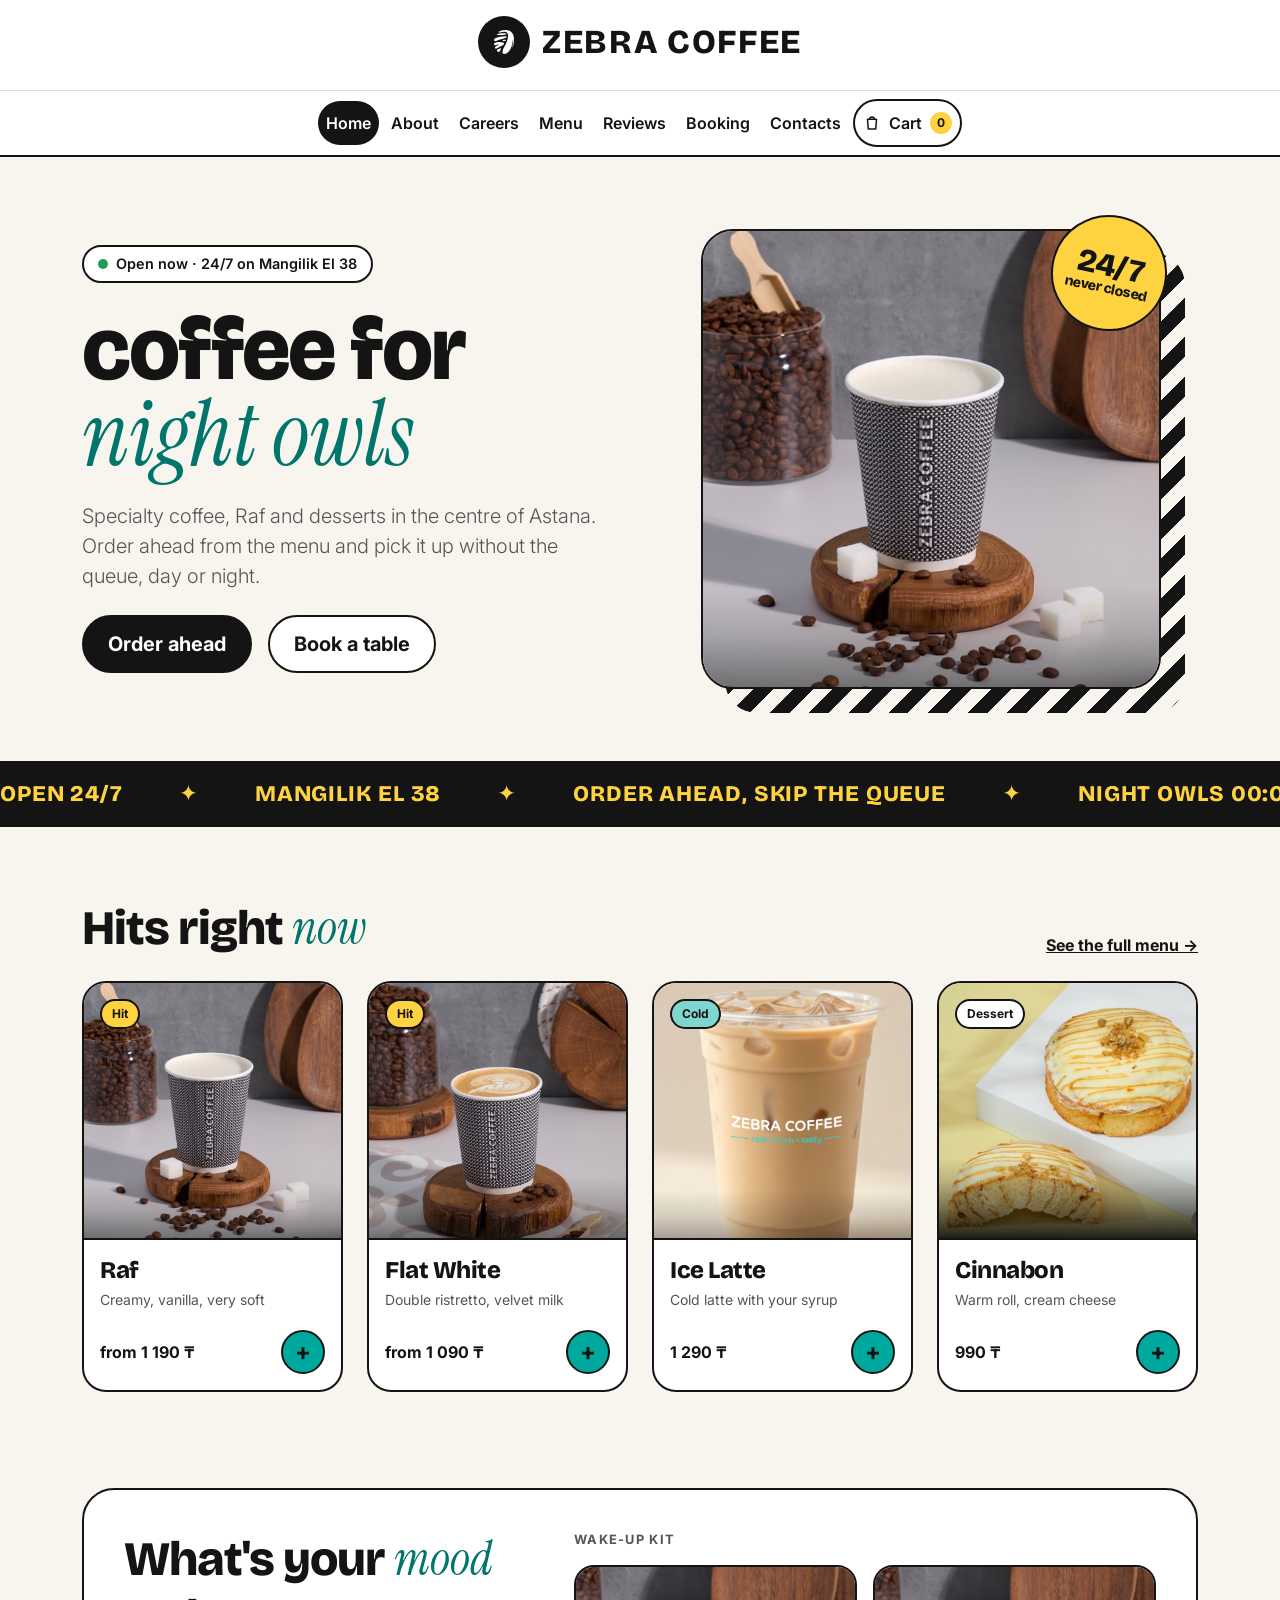
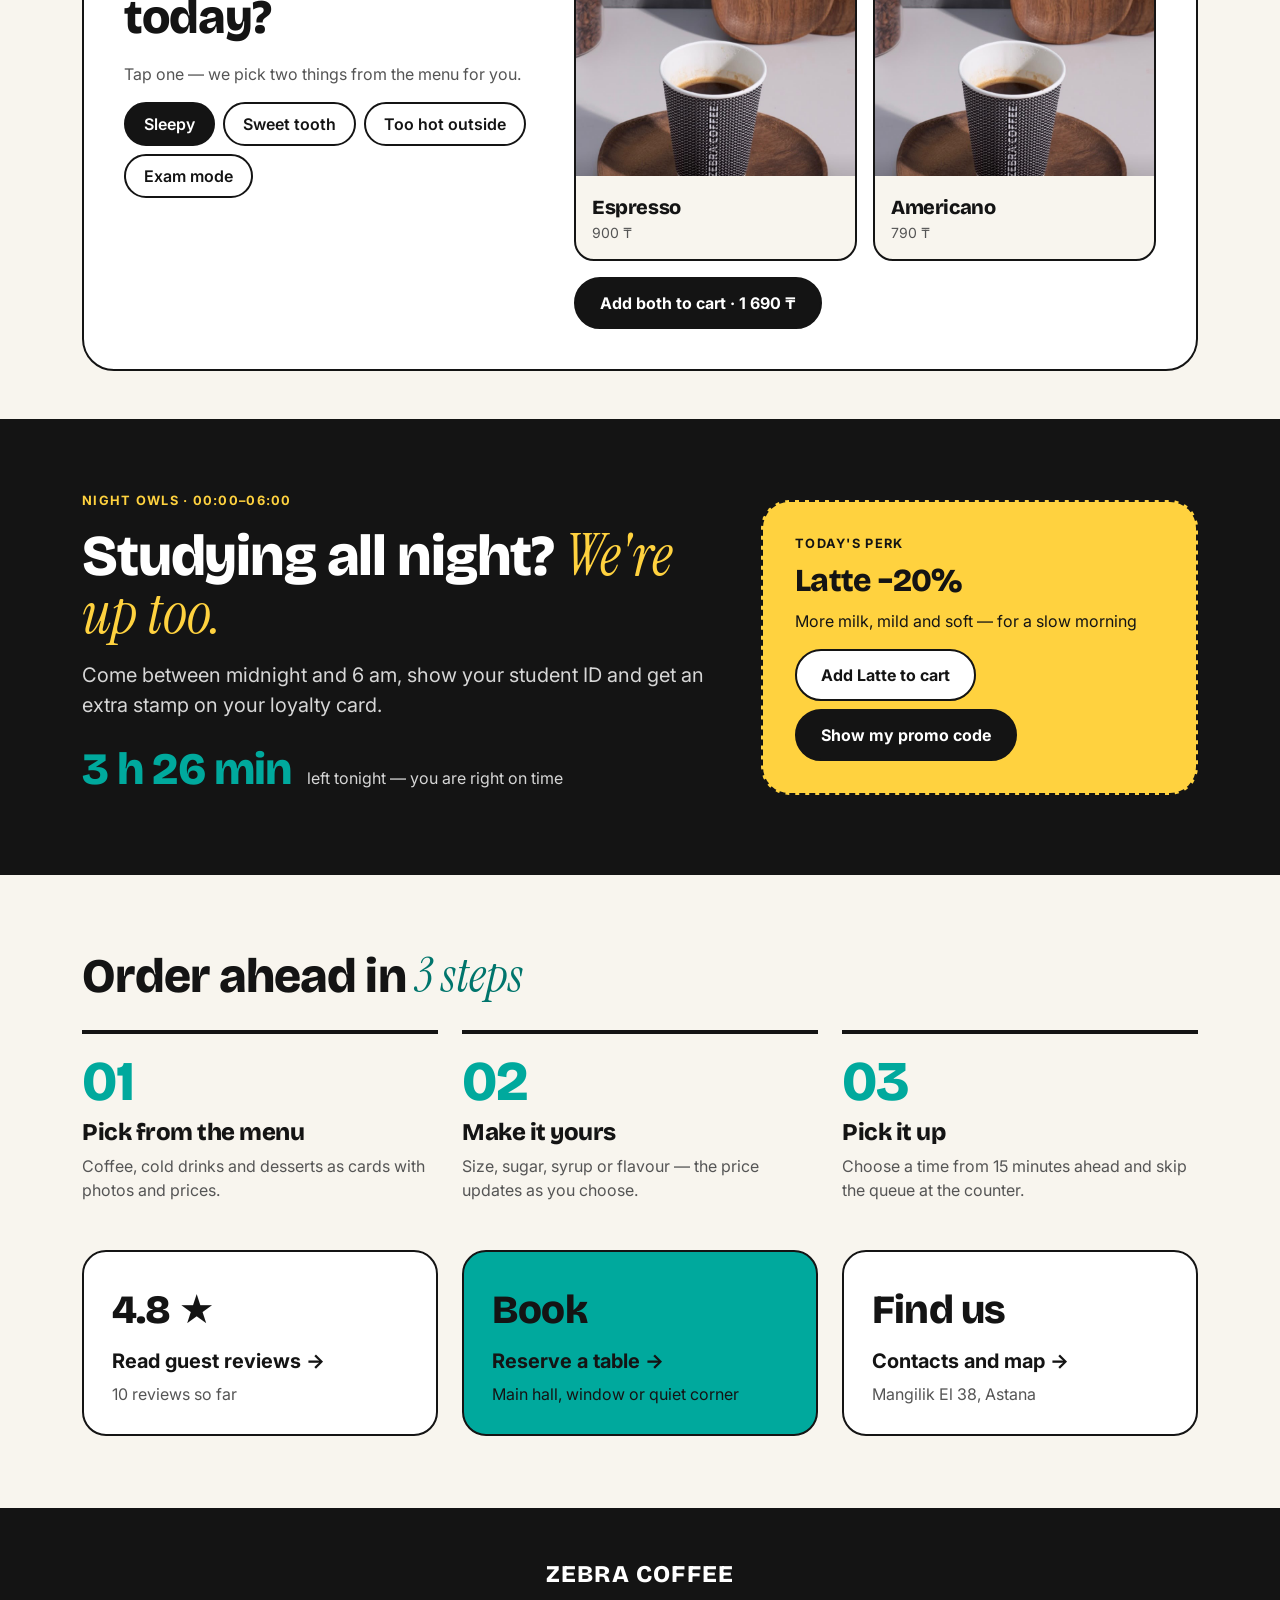
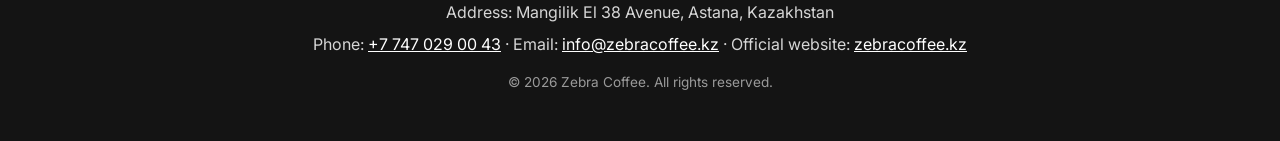
<file: zebra-coffee/index.html>
<!DOCTYPE html>
<html lang="en">
<head>
    <meta charset="UTF-8">
    <meta name="viewport" content="width=device-width, initial-scale=1">
    <title>Zebra Coffee — coffee for night owls | Astana, 24/7</title>
    <meta name="description" content="Zebra Coffee — specialty coffee shop on Mangilik El 38, Astana. Open 24/7.">
    <link rel="icon" href="images/logo.png">

    <!-- Bootstrap 5.3.3 -->
    <link href="https://cdn.jsdelivr.net/npm/bootstrap@5.3.3/dist/css/bootstrap.min.css" rel="stylesheet">
    <!-- Fonts -->
    <link rel="preconnect" href="https://fonts.googleapis.com">
    <link rel="preconnect" href="https://fonts.gstatic.com" crossorigin>
    <link href="https://fonts.googleapis.com/css2?family=Bricolage+Grotesque:wght@400;600;800&family=Inter:wght@400;500;600;700&family=Instrument+Serif:ital@1&family=JetBrains+Mono:wght@400;700&display=swap" rel="stylesheet">
    <!-- Our styles: shared + this page -->
    <link href="css/style.css" rel="stylesheet">
    <link href="css/homepage.css" rel="stylesheet">
</head>
<body>
    <a class="visually-hidden-focusable" href="#main">Skip to content</a>

    <!-- ===== HEADER: logo + name ===== -->
    <header class="site-header" id="top">
        <div class="container py-3 text-center">
            <a href="index.html" class="brand-link">
                <img src="images/logo.png" alt="Zebra Coffee logo" class="brand-logo">
                <span class="brand-name">ZEBRA COFFEE</span>
            </a>
        </div>
    </header>

    <!-- ===== MENU: all pages (sticks to the top while scrolling) ===== -->
    <nav class="site-nav navbar navbar-expand-lg py-1" aria-label="Main">
        <div class="container">
            <button class="navbar-toggler mx-auto" type="button" data-bs-toggle="collapse" data-bs-target="#mainNav"
                    aria-controls="mainNav" aria-expanded="false" aria-label="Toggle navigation">
                <span class="navbar-toggler-icon"></span>
            </button>
            <div class="collapse navbar-collapse justify-content-center" id="mainNav">
                <ul class="navbar-nav align-items-center gap-1 py-2 py-lg-1">
                <li class="nav-item"><a class="nav-link active" aria-current="page" href="index.html">Home</a></li>
                <li class="nav-item"><a class="nav-link" href="about.html">About</a></li>
                <li class="nav-item"><a class="nav-link" href="career.html">Careers</a></li>
                <li class="nav-item"><a class="nav-link" href="menu.html">Menu</a></li>
                <li class="nav-item"><a class="nav-link" href="reviews.html">Reviews</a></li>
                <li class="nav-item"><a class="nav-link" href="booking.html">Booking</a></li>
                <li class="nav-item"><a class="nav-link" href="contacts.html">Contacts</a></li>
                <li class="nav-item">
                    <a class="nav-link cart-link" href="cart.html" aria-label="Cart">
                        <svg width="18" height="18" viewBox="0 0 24 24" fill="none" stroke="currentColor" stroke-width="2" stroke-linecap="round" stroke-linejoin="round" aria-hidden="true"><path d="M6 7h12l-1 13H7L6 7z"/><path d="M9 7a3 3 0 0 1 6 0"/></svg>
                        Cart <span class="cart-badge">0</span>
                    </a>
                </li>
                </ul>
            </div>
        </div>
    </nav>

    <main id="main">

        <!-- ===== 1. HERO with the rotating word ===== -->
        <section class="container py-5">
            <div class="row align-items-center g-5 py-lg-4">
                <div class="col-lg-6 d-flex flex-column gap-4">
                    <span class="status-pill align-self-start"><span class="status-dot"></span>Open now · 24/7 on Mangilik El 38</span>

                    <h1 class="hero-title font-display mb-0">
                        coffee for<br>
                        <!-- home.js switches the class "is-active" every 2.2 seconds -->
                        <span class="rotating-words font-serif-italic text-teal" aria-live="polite">
                            <span class="rotating-word is-active">night owls</span>
                            <span class="rotating-word">early birds</span>
                            <span class="rotating-word">exam weeks</span>
                            <span class="rotating-word">first dates</span>
                            <span class="rotating-word">no-sleep fridays</span>
                        </span>
                    </h1>

                    <p class="lead text-muted-zebra mb-0">Specialty coffee, Raf and desserts in the centre of Astana. Order ahead from the menu and pick it up without the queue, day or night.</p>

                    <div class="d-flex flex-wrap gap-3">
                        <a href="menu.html" class="btn btn-zebra btn-lg">Order ahead</a>
                        <a href="booking.html" class="btn btn-zebra-outline btn-lg">Book a table</a>
                    </div>
                </div>

                <div class="col-lg-6">
                    <div class="hero-photo-wrap">
                        <div class="hero-stripes" aria-hidden="true"></div>
                        <img src="images/raf.jpg" alt="Raf coffee in a Zebra Coffee cup" class="hero-photo">
                        <div class="hero-sticker font-display" aria-hidden="true">
                            <span class="fs-2">24/7</span>
                            <small>never closed</small>
                        </div>
                    </div>
                </div>
            </div>
        </section>

        <!-- ===== 2. Running line ===== -->
        <div class="marquee" aria-hidden="true">
            <div class="marquee-track font-display">
                <span>OPEN 24/7</span><span>✦</span><span>MANGILIK EL 38</span><span>✦</span><span>ORDER AHEAD, SKIP THE QUEUE</span><span>✦</span><span>NIGHT OWLS 00:00–06:00</span><span>✦</span>
                <span>OPEN 24/7</span><span>✦</span><span>MANGILIK EL 38</span><span>✦</span><span>ORDER AHEAD, SKIP THE QUEUE</span><span>✦</span><span>NIGHT OWLS 00:00–06:00</span><span>✦</span>
            </div>
        </div>

        <!-- ===== 3. Hits (cards are created by home.js from data.js) ===== -->
        <section class="container py-5 mt-4">
            <div class="d-flex flex-wrap justify-content-between align-items-end gap-3 mb-4">
                <h2 class="section-title mb-0">Hits right <span class="font-serif-italic text-teal">now</span></h2>
                <a href="menu.html" class="fw-bold">See the full menu →</a>
            </div>
            <div class="row g-4" id="hits-grid"></div>
        </section>

        <!-- ===== 4. Mood picker ===== -->
        <section class="container py-5">
            <div class="mood-box">
                <div class="row g-5">
                    <div class="col-lg-5 d-flex flex-column gap-3">
                        <h2 class="section-title mb-0">What's your <span class="font-serif-italic text-teal">mood</span> today?</h2>
                        <p class="text-muted-zebra mb-0">Tap one — we pick two things from the menu for you.</p>
                        <div class="d-flex flex-wrap gap-2" id="mood-buttons" role="group" aria-label="Mood">
                            <button type="button" class="pill-btn active" data-mood="sleepy" aria-pressed="true">Sleepy</button>
                            <button type="button" class="pill-btn" data-mood="sweet" aria-pressed="false">Sweet tooth</button>
                            <button type="button" class="pill-btn" data-mood="hot" aria-pressed="false">Too hot outside</button>
                            <button type="button" class="pill-btn" data-mood="exam" aria-pressed="false">Exam mode</button>
                        </div>
                    </div>
                    <div class="col-lg-7 d-flex flex-column gap-3">
                        <p class="eyebrow text-muted-zebra mb-0" id="mood-title">Wake-up kit</p>
                        <div class="row g-3" id="mood-picks"></div>
                        <button type="button" class="btn btn-zebra align-self-start" id="mood-add">Add both to cart</button>
                    </div>
                </div>
            </div>
        </section>

        <!-- ===== 5. Night Owls + today's perk ===== -->
        <section class="night-section">
            <div class="container py-5">
                <div class="row g-5 align-items-center py-lg-4">
                    <div class="col-lg-7 d-flex flex-column gap-3">
                        <span class="eyebrow text-yellow">Night Owls · 00:00–06:00</span>
                        <h2 class="font-display night-title mb-0">Studying all night? <span class="font-serif-italic text-yellow">We're up too.</span></h2>
                        <p class="text-light-grey fs-5 mb-0">Come between midnight and 6 am, show your student ID and get an extra stamp on your loyalty card.</p>
                        <div class="d-flex flex-wrap align-items-baseline gap-3">
                            <span class="font-display night-timer" id="night-timer">—</span>
                            <span class="text-light-grey" id="night-label"></span>
                        </div>
                    </div>
                    <div class="col-lg-5">
                        <div class="perk-card">
                            <span class="eyebrow">Today's perk</span>
                            <div class="font-display fs-2 lh-sm" id="perk-name">—</div>
                            <p class="mb-2" id="perk-desc"></p>
                            <div class="d-flex flex-wrap gap-2">
                                <button type="button" class="btn btn-zebra-outline" id="perk-add">Add to cart</button>
                                <button type="button" class="btn btn-zebra" id="perk-reveal">Show my promo code</button>
                            </div>
                            <div class="d-none align-items-center flex-wrap gap-3" id="perk-code-box">
                                <span class="perk-code font-display" id="perk-code">ZEB-0000</span>
                                <span class="fw-semibold small" id="perk-hint">Enter it in the cart</span>
                            </div>
                        </div>
                    </div>
                </div>
            </div>
        </section>

        <!-- ===== 6. How to order ===== -->
        <section class="container py-5 mt-4">
            <h2 class="section-title mb-4">Order ahead in <span class="font-serif-italic text-teal">3 steps</span></h2>
            <div class="row g-4">
                <div class="col-md-4">
                    <div class="step">
                        <span class="step-number font-display">01</span>
                        <h3 class="font-display h4">Pick from the menu</h3>
                        <p class="text-muted-zebra mb-0">Coffee, cold drinks and desserts as cards with photos and prices.</p>
                    </div>
                </div>
                <div class="col-md-4">
                    <div class="step">
                        <span class="step-number font-display">02</span>
                        <h3 class="font-display h4">Make it yours</h3>
                        <p class="text-muted-zebra mb-0">Size, sugar, syrup or flavour — the price updates as you choose.</p>
                    </div>
                </div>
                <div class="col-md-4">
                    <div class="step">
                        <span class="step-number font-display">03</span>
                        <h3 class="font-display h4">Pick it up</h3>
                        <p class="text-muted-zebra mb-0">Choose a time from 15 minutes ahead and skip the queue at the counter.</p>
                    </div>
                </div>
            </div>
        </section>

        <!-- ===== 7. Links to other pages ===== -->
        <section class="container pb-5 mb-4">
            <div class="row g-4">
                <div class="col-md-4">
                    <a href="reviews.html" class="explore-card hover-lift">
                        <span class="font-display fs-1">4.8 ★</span>
                        <span class="fw-bold fs-5">Read guest reviews →</span>
                        <span class="text-muted-zebra">10 reviews so far</span>
                    </a>
                </div>
                <div class="col-md-4">
                    <a href="booking.html" class="explore-card explore-card-teal hover-lift">
                        <span class="font-display fs-1">Book</span>
                        <span class="fw-bold fs-5">Reserve a table →</span>
                        <span>Main hall, window or quiet corner</span>
                    </a>
                </div>
                <div class="col-md-4">
                    <a href="contacts.html" class="explore-card hover-lift">
                        <span class="font-display fs-1">Find us</span>
                        <span class="fw-bold fs-5">Contacts and map →</span>
                        <span class="text-muted-zebra">Mangilik El 38, Astana</span>
                    </a>
                </div>
            </div>
        </section>
    </main>

    <!-- ===== Back to top (fixed, bottom right) ===== -->
    <a href="#top" class="back-to-top" id="back-to-top">Back to top <span aria-hidden="true">↑</span></a>

    <!-- ===== FOOTER ===== -->
    <footer class="site-footer">
        <div class="container py-5 text-center d-flex flex-column gap-2">
            <span class="font-display fs-4 text-white" style="letter-spacing: 0.05em">ZEBRA COFFEE</span>
            <span>Address: Mangilik El 38 Avenue, Astana, Kazakhstan</span>
            <span>
                Phone: <a href="tel:+77470290043">+7 747 029 00 43</a> ·
                Email: <a href="mailto:info@zebracoffee.kz">info@zebracoffee.kz</a> ·
                Official website: <a href="https://zebracoffee.kz" target="_blank" rel="noopener noreferrer">zebracoffee.kz</a>
            </span>
            <span class="footer-copy mt-2">&copy; 2026 Zebra Coffee. All rights reserved.</span>
        </div>
    </footer>

    <!-- jQuery 3.7.1 and Bootstrap 5.3.3 (with Popper) -->
    <script src="https://code.jquery.com/jquery-3.7.1.min.js"></script>
    <script src="https://cdn.jsdelivr.net/npm/bootstrap@5.3.3/dist/js/bootstrap.bundle.min.js"></script>
    <!-- Our scripts: shared first, then this page -->
    <script src="js/data.js"></script>
    <script src="js/cart.js"></script>
    <script src="js/main.js"></script>
    <script src="js/home.js"></script>
</body>
</html>
</file>
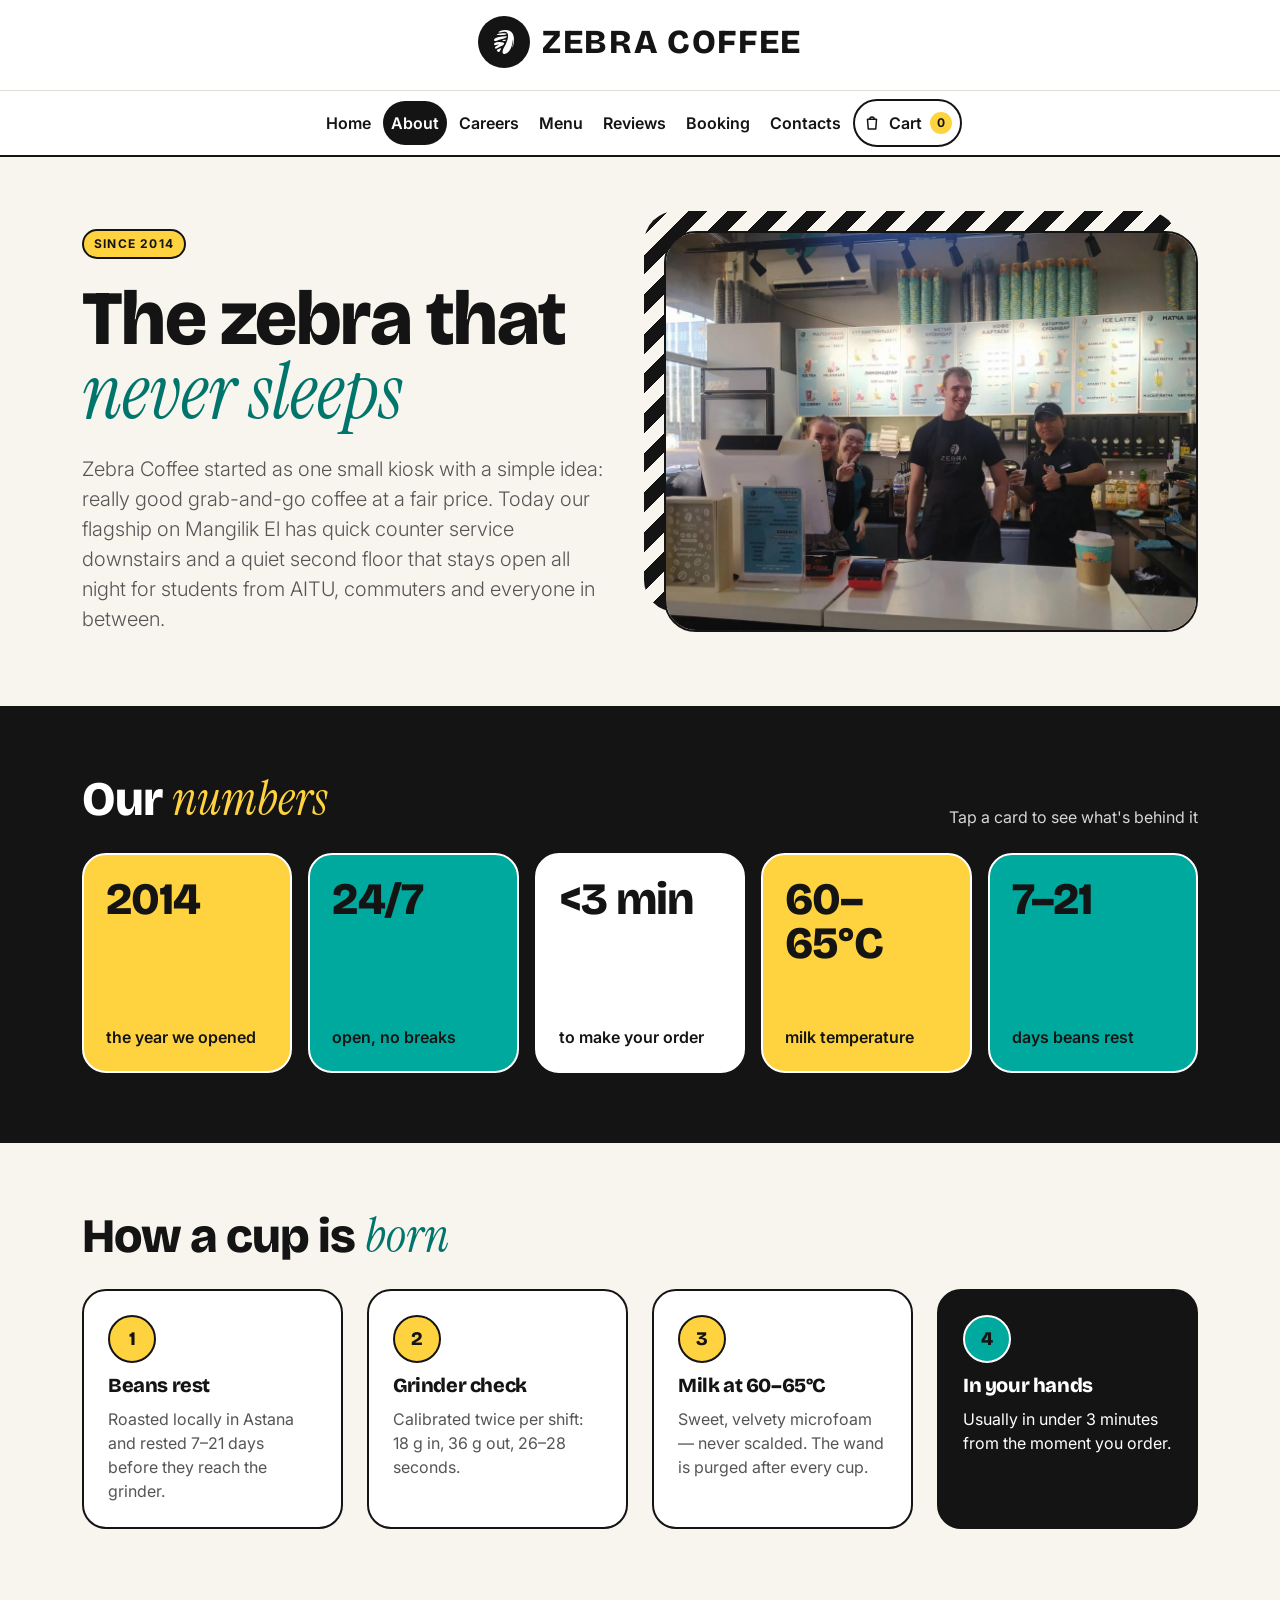
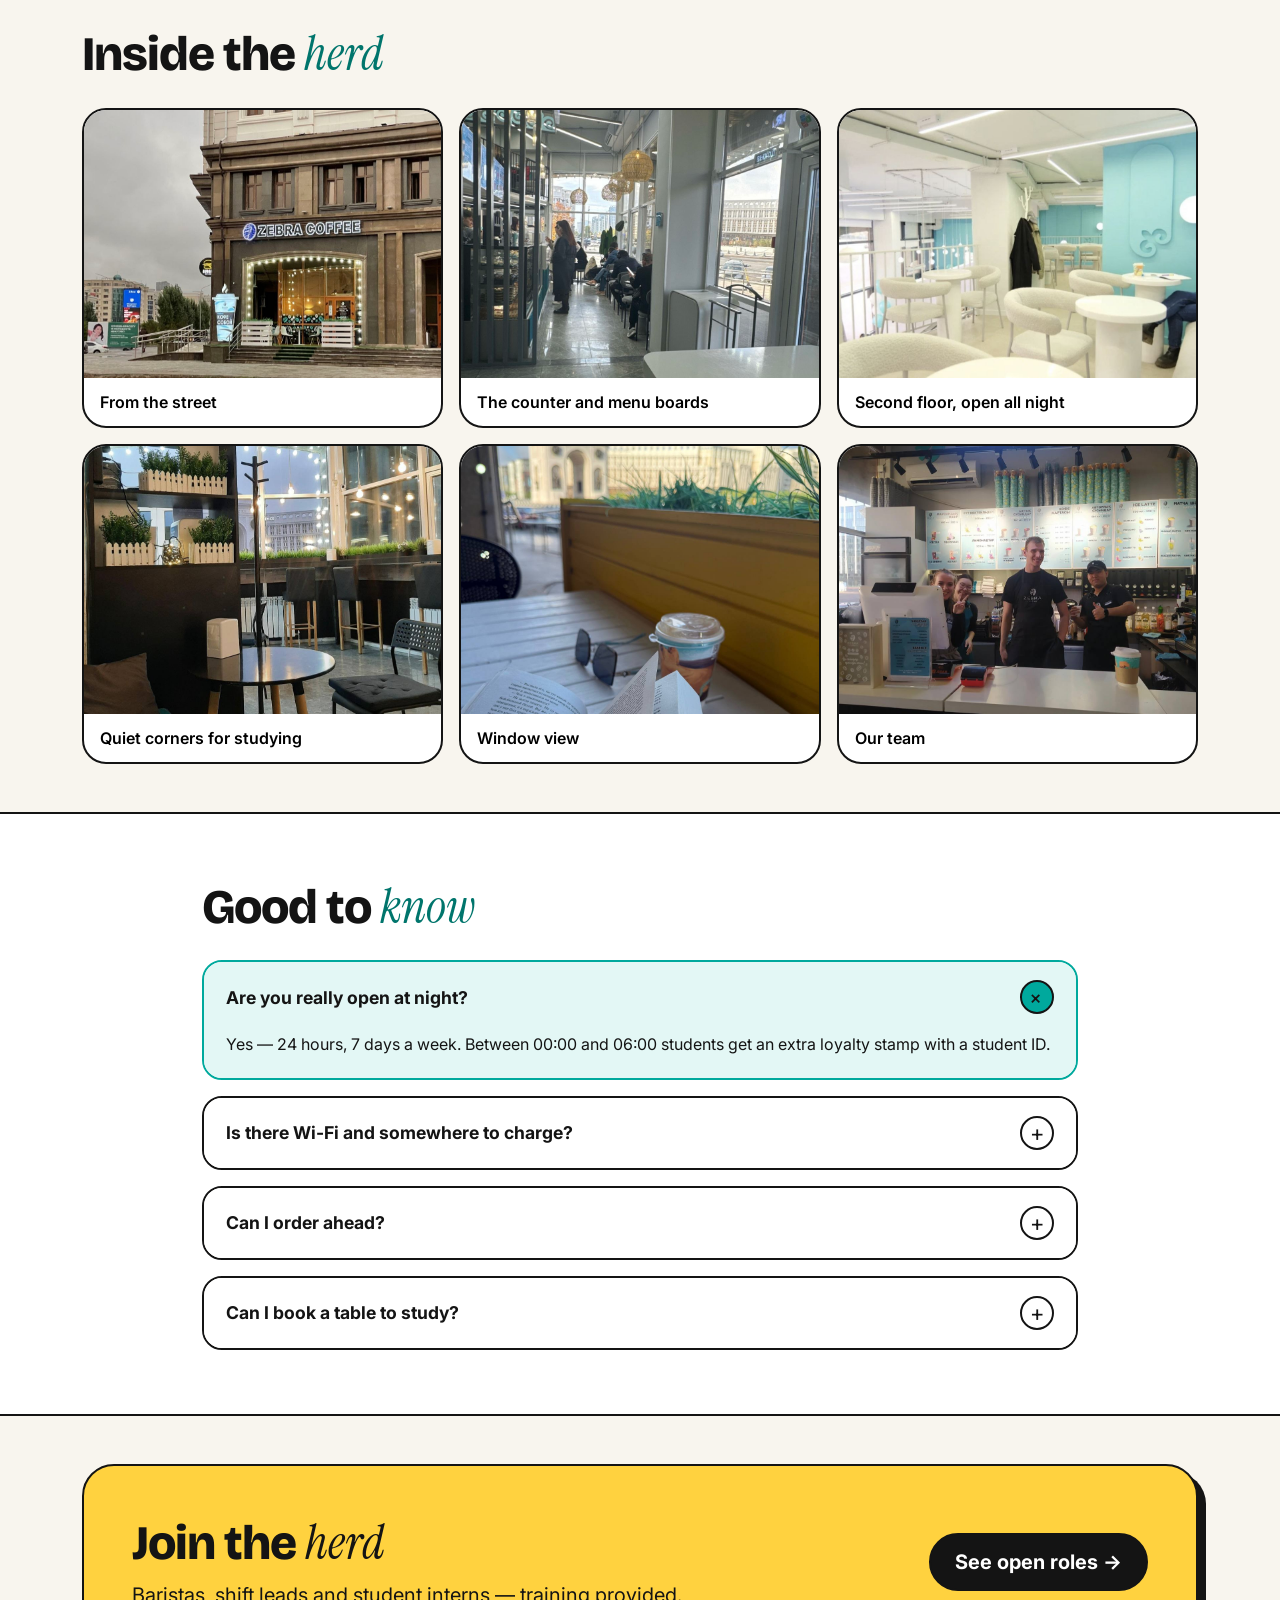
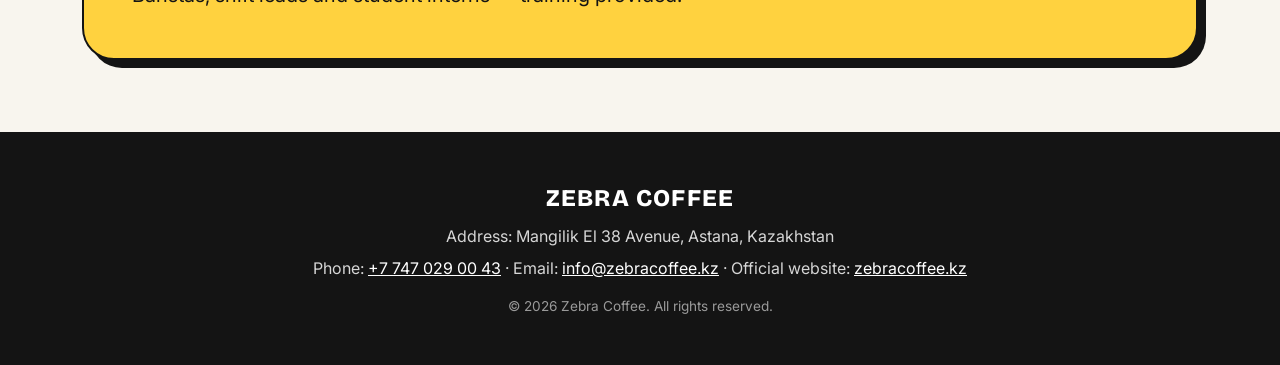
<file: zebra-coffee/about.html>
<!DOCTYPE html>
<html lang="en">
<head>
    <meta charset="UTF-8">
    <meta name="viewport" content="width=device-width, initial-scale=1">
    <title>About | Zebra Coffee</title>
    <meta name="description" content="Zebra Coffee — specialty coffee shop on Mangilik El 38, Astana. Open 24/7.">
    <link rel="icon" href="images/logo.png">

    <!-- Bootstrap 5.3.3 -->
    <link href="https://cdn.jsdelivr.net/npm/bootstrap@5.3.3/dist/css/bootstrap.min.css" rel="stylesheet">
    <!-- Fonts -->
    <link rel="preconnect" href="https://fonts.googleapis.com">
    <link rel="preconnect" href="https://fonts.gstatic.com" crossorigin>
    <link href="https://fonts.googleapis.com/css2?family=Bricolage+Grotesque:wght@400;600;800&family=Inter:wght@400;500;600;700&family=Instrument+Serif:ital@1&family=JetBrains+Mono:wght@400;700&display=swap" rel="stylesheet">
    <!-- Our styles: shared + this page -->
    <link href="css/style.css" rel="stylesheet">
    <link href="css/homepage.css" rel="stylesheet">
</head>
<body>
    <a class="visually-hidden-focusable" href="#main">Skip to content</a>

    <!-- ===== HEADER: logo + name ===== -->
    <header class="site-header" id="top">
        <div class="container py-3 text-center">
            <a href="index.html" class="brand-link">
                <img src="images/logo.png" alt="Zebra Coffee logo" class="brand-logo">
                <span class="brand-name">ZEBRA COFFEE</span>
            </a>
        </div>
    </header>

    <!-- ===== MENU: all pages (sticks to the top while scrolling) ===== -->
    <nav class="site-nav navbar navbar-expand-lg py-1" aria-label="Main">
        <div class="container">
            <button class="navbar-toggler mx-auto" type="button" data-bs-toggle="collapse" data-bs-target="#mainNav"
                    aria-controls="mainNav" aria-expanded="false" aria-label="Toggle navigation">
                <span class="navbar-toggler-icon"></span>
            </button>
            <div class="collapse navbar-collapse justify-content-center" id="mainNav">
                <ul class="navbar-nav align-items-center gap-1 py-2 py-lg-1">
                <li class="nav-item"><a class="nav-link" href="index.html">Home</a></li>
                <li class="nav-item"><a class="nav-link active" aria-current="page" href="about.html">About</a></li>
                <li class="nav-item"><a class="nav-link" href="career.html">Careers</a></li>
                <li class="nav-item"><a class="nav-link" href="menu.html">Menu</a></li>
                <li class="nav-item"><a class="nav-link" href="reviews.html">Reviews</a></li>
                <li class="nav-item"><a class="nav-link" href="booking.html">Booking</a></li>
                <li class="nav-item"><a class="nav-link" href="contacts.html">Contacts</a></li>
                <li class="nav-item">
                    <a class="nav-link cart-link" href="cart.html" aria-label="Cart">
                        <svg width="18" height="18" viewBox="0 0 24 24" fill="none" stroke="currentColor" stroke-width="2" stroke-linecap="round" stroke-linejoin="round" aria-hidden="true"><path d="M6 7h12l-1 13H7L6 7z"/><path d="M9 7a3 3 0 0 1 6 0"/></svg>
                        Cart <span class="cart-badge">0</span>
                    </a>
                </li>
                </ul>
            </div>
        </div>
    </nav>

    <main id="main">

        <!-- ===== 1. Our story ===== -->
        <section class="container py-5">
            <div class="row align-items-center g-5 py-lg-4">
                <div class="col-lg-6 d-flex flex-column gap-4">
                    <span class="tag tag-yellow align-self-start eyebrow">Since 2014</span>
                    <h1 class="page-title mb-0">The zebra that <span class="font-serif-italic text-teal">never sleeps</span></h1>
                    <p class="lead text-muted-zebra mb-0">Zebra Coffee started as one small kiosk with a simple idea: really good grab-and-go coffee at a fair price. Today our flagship on Mangilik El has quick counter service downstairs and a quiet second floor that stays open all night for students from AITU, commuters and everyone in between.</p>
                </div>
                <div class="col-lg-6">
                    <div class="story-photo-wrap">
                        <div class="story-stripes" aria-hidden="true"></div>
                        <img src="images/img8_team.jpg" alt="The Zebra Coffee team behind the counter" class="story-photo">
                    </div>
                </div>
            </div>
        </section>

        <!-- ===== 2. Our numbers (click a card to flip it) ===== -->
        <section class="numbers-section">
            <div class="container py-5">
                <div class="d-flex flex-wrap justify-content-between align-items-end gap-2 mb-4 pt-lg-3">
                    <h2 class="section-title mb-0">Our <span class="font-serif-italic text-yellow">numbers</span></h2>
                    <span class="text-light-grey">Tap a card to see what's behind it</span>
                </div>
                <div class="row g-3 pb-lg-3" id="flip-cards">
                    <div class="col-6 col-md-4 col-lg">
                        <button type="button" class="flip-card" aria-pressed="false">
                            <span class="flip-inner">
                                <span class="flip-face flip-front bg-yellow"><span class="flip-value font-display">2014</span><span class="fw-semibold">the year we opened</span></span>
                                <span class="flip-face flip-back">It started as one small grab-and-go kiosk. Now the flagship is on Mangilik El.</span>
                            </span>
                        </button>
                    </div>
                    <div class="col-6 col-md-4 col-lg">
                        <button type="button" class="flip-card" aria-pressed="false">
                            <span class="flip-inner">
                                <span class="flip-face flip-front bg-teal"><span class="flip-value font-display">24/7</span><span class="fw-semibold">open, no breaks</span></span>
                                <span class="flip-face flip-back">Seats and Wi-Fi all night, with sockets under every seat on the second floor.</span>
                            </span>
                        </button>
                    </div>
                    <div class="col-6 col-md-4 col-lg">
                        <button type="button" class="flip-card" aria-pressed="false">
                            <span class="flip-inner">
                                <span class="flip-face flip-front bg-white"><span class="flip-value font-display">&lt;3 min</span><span class="fw-semibold">to make your order</span></span>
                                <span class="flip-face flip-back">Calibrated tampers and dosing let baristas pull a shot fast without losing the crema.</span>
                            </span>
                        </button>
                    </div>
                    <div class="col-6 col-md-6 col-lg">
                        <button type="button" class="flip-card" aria-pressed="false">
                            <span class="flip-inner">
                                <span class="flip-face flip-front bg-yellow"><span class="flip-value font-display">60–65°C</span><span class="fw-semibold">milk temperature</span></span>
                                <span class="flip-face flip-back">Keeps the natural sweetness of milk and gives velvety microfoam for latte art.</span>
                            </span>
                        </button>
                    </div>
                    <div class="col-12 col-md-6 col-lg">
                        <button type="button" class="flip-card" aria-pressed="false">
                            <span class="flip-inner">
                                <span class="flip-face flip-front bg-teal"><span class="flip-value font-display">7–21</span><span class="fw-semibold">days beans rest</span></span>
                                <span class="flip-face flip-back">Roasted in Astana and rested at least 7 days before they go into the grinder.</span>
                            </span>
                        </button>
                    </div>
                </div>
            </div>
        </section>

        <!-- ===== 3. How a cup is born ===== -->
        <section class="container py-5 mt-3">
            <h2 class="section-title mb-4">How a cup is <span class="font-serif-italic text-teal">born</span></h2>
            <div class="row g-4">
                <div class="col-sm-6 col-lg-3">
                    <div class="cup-step">
                        <span class="cup-step-number font-display">1</span>
                        <h3 class="font-display h5 mb-0">Beans rest</h3>
                        <p class="text-muted-zebra mb-0">Roasted locally in Astana and rested 7–21 days before they reach the grinder.</p>
                    </div>
                </div>
                <div class="col-sm-6 col-lg-3">
                    <div class="cup-step">
                        <span class="cup-step-number font-display">2</span>
                        <h3 class="font-display h5 mb-0">Grinder check</h3>
                        <p class="text-muted-zebra mb-0">Calibrated twice per shift: 18 g in, 36 g out, 26–28 seconds.</p>
                    </div>
                </div>
                <div class="col-sm-6 col-lg-3">
                    <div class="cup-step">
                        <span class="cup-step-number font-display">3</span>
                        <h3 class="font-display h5 mb-0">Milk at 60–65°C</h3>
                        <p class="text-muted-zebra mb-0">Sweet, velvety microfoam — never scalded. The wand is purged after every cup.</p>
                    </div>
                </div>
                <div class="col-sm-6 col-lg-3">
                    <div class="cup-step cup-step-dark">
                        <span class="cup-step-number font-display">4</span>
                        <h3 class="font-display h5 mb-0">In your hands</h3>
                        <p class="mb-0">Usually in under 3 minutes from the moment you order.</p>
                    </div>
                </div>
            </div>
        </section>

        <!-- ===== 4. Gallery (click a photo to open it bigger) ===== -->
        <section class="container py-5">
            <h2 class="section-title mb-4">Inside the <span class="font-serif-italic text-teal">herd</span></h2>
            <div class="row g-3" id="gallery">
                <div class="col-sm-6 col-lg-4"><button type="button" class="gallery-item" data-caption="From the street"><img src="images/img1_street.jpg" alt="Zebra Coffee from the street"><span>From the street</span></button></div>
                <div class="col-sm-6 col-lg-4"><button type="button" class="gallery-item" data-caption="The counter and menu boards"><img src="images/img2_kassa.jpg" alt="Main counter with menu boards"><span>The counter and menu boards</span></button></div>
                <div class="col-sm-6 col-lg-4"><button type="button" class="gallery-item" data-caption="Second floor, open all night"><img src="images/img3_2floor.jpg" alt="Second floor seating area"><span>Second floor, open all night</span></button></div>
                <div class="col-sm-6 col-lg-4"><button type="button" class="gallery-item" data-caption="Quiet corners for studying"><img src="images/img6_comfort.jpg" alt="Comfortable quiet seating"><span>Quiet corners for studying</span></button></div>
                <div class="col-sm-6 col-lg-4"><button type="button" class="gallery-item" data-caption="Window view"><img src="images/img7_view.jpg" alt="View from the window"><span>Window view</span></button></div>
                <div class="col-sm-6 col-lg-4"><button type="button" class="gallery-item" data-caption="Our team"><img src="images/img8_team.jpg" alt="Zebra Coffee team"><span>Our team</span></button></div>
            </div>
        </section>

        <!-- Photo window for the gallery -->
        <div class="modal fade" id="photoModal" tabindex="-1" aria-labelledby="photoModalCaption" aria-hidden="true">
            <div class="modal-dialog modal-dialog-centered modal-lg">
                <div class="modal-content photo-modal-content">
                    <img src="images/img1_street.jpg" alt="Zebra Coffee from the street" id="photoModalImage" class="w-100">
                    <div class="d-flex justify-content-between align-items-center gap-3 p-3">
                        <span class="fw-semibold" id="photoModalCaption"></span>
                        <button type="button" class="btn btn-zebra btn-sm" data-bs-dismiss="modal">Close</button>
                    </div>
                </div>
            </div>
        </div>

        <!-- ===== 5. Good to know (Bootstrap accordion — opens smoothly) ===== -->
        <section class="faq-section">
            <div class="container py-5" style="max-width: 900px">
                <h2 class="section-title mb-4 pt-lg-3">Good to <span class="font-serif-italic text-teal">know</span></h2>
                <div class="accordion zebra-accordion d-flex flex-column gap-3 pb-lg-3" id="faq">
                    <div class="accordion-item">
                        <h3 class="accordion-header">
                            <button class="accordion-button" type="button" data-bs-toggle="collapse" data-bs-target="#faq1" aria-expanded="true" aria-controls="faq1">Are you really open at night?</button>
                        </h3>
                        <div id="faq1" class="accordion-collapse collapse show" data-bs-parent="#faq">
                            <div class="accordion-body">Yes — 24 hours, 7 days a week. Between 00:00 and 06:00 students get an extra loyalty stamp with a student ID.</div>
                        </div>
                    </div>
                    <div class="accordion-item">
                        <h3 class="accordion-header">
                            <button class="accordion-button collapsed" type="button" data-bs-toggle="collapse" data-bs-target="#faq2" aria-expanded="false" aria-controls="faq2">Is there Wi-Fi and somewhere to charge?</button>
                        </h3>
                        <div id="faq2" class="accordion-collapse collapse" data-bs-parent="#faq">
                            <div class="accordion-body">Fast Wi-Fi everywhere and power outlets under every seat on the second floor.</div>
                        </div>
                    </div>
                    <div class="accordion-item">
                        <h3 class="accordion-header">
                            <button class="accordion-button collapsed" type="button" data-bs-toggle="collapse" data-bs-target="#faq3" aria-expanded="false" aria-controls="faq3">Can I order ahead?</button>
                        </h3>
                        <div id="faq3" class="accordion-collapse collapse" data-bs-parent="#faq">
                            <div class="accordion-body">Yes: add drinks to the cart on the <a href="menu.html">Menu</a> page, choose a pickup time from 15 minutes ahead, and pay at the counter.</div>
                        </div>
                    </div>
                    <div class="accordion-item">
                        <h3 class="accordion-header">
                            <button class="accordion-button collapsed" type="button" data-bs-toggle="collapse" data-bs-target="#faq4" aria-expanded="false" aria-controls="faq4">Can I book a table to study?</button>
                        </h3>
                        <div id="faq4" class="accordion-collapse collapse" data-bs-parent="#faq">
                            <div class="accordion-body">Yes, open <a href="booking.html">Booking</a> and pick the Quiet Workspace Corner on the second floor.</div>
                        </div>
                    </div>
                </div>
            </div>
        </section>

        <!-- ===== 6. Join the herd ===== -->
        <section class="container py-5 mb-4">
            <div class="join-box">
                <div>
                    <h2 class="section-title mb-2">Join the <span class="font-serif-italic">herd</span></h2>
                    <p class="fs-5 mb-0">Baristas, shift leads and student interns — training provided.</p>
                </div>
                <a href="career.html" class="btn btn-zebra btn-lg">See open roles →</a>
            </div>
        </section>
    </main>

    <!-- ===== Back to top (fixed, bottom right) ===== -->
    <a href="#top" class="back-to-top" id="back-to-top">Back to top <span aria-hidden="true">↑</span></a>

    <!-- ===== FOOTER ===== -->
    <footer class="site-footer">
        <div class="container py-5 text-center d-flex flex-column gap-2">
            <span class="font-display fs-4 text-white" style="letter-spacing: 0.05em">ZEBRA COFFEE</span>
            <span>Address: Mangilik El 38 Avenue, Astana, Kazakhstan</span>
            <span>
                Phone: <a href="tel:+77470290043">+7 747 029 00 43</a> ·
                Email: <a href="mailto:info@zebracoffee.kz">info@zebracoffee.kz</a> ·
                Official website: <a href="https://zebracoffee.kz" target="_blank" rel="noopener noreferrer">zebracoffee.kz</a>
            </span>
            <span class="footer-copy mt-2">&copy; 2026 Zebra Coffee. All rights reserved.</span>
        </div>
    </footer>

    <!-- jQuery 3.7.1 and Bootstrap 5.3.3 (with Popper) -->
    <script src="https://code.jquery.com/jquery-3.7.1.min.js"></script>
    <script src="https://cdn.jsdelivr.net/npm/bootstrap@5.3.3/dist/js/bootstrap.bundle.min.js"></script>
    <!-- Our scripts: shared first, then this page -->
    <script src="js/data.js"></script>
    <script src="js/cart.js"></script>
    <script src="js/main.js"></script>
    <script src="js/about.js"></script>
</body>
</html>
</file>
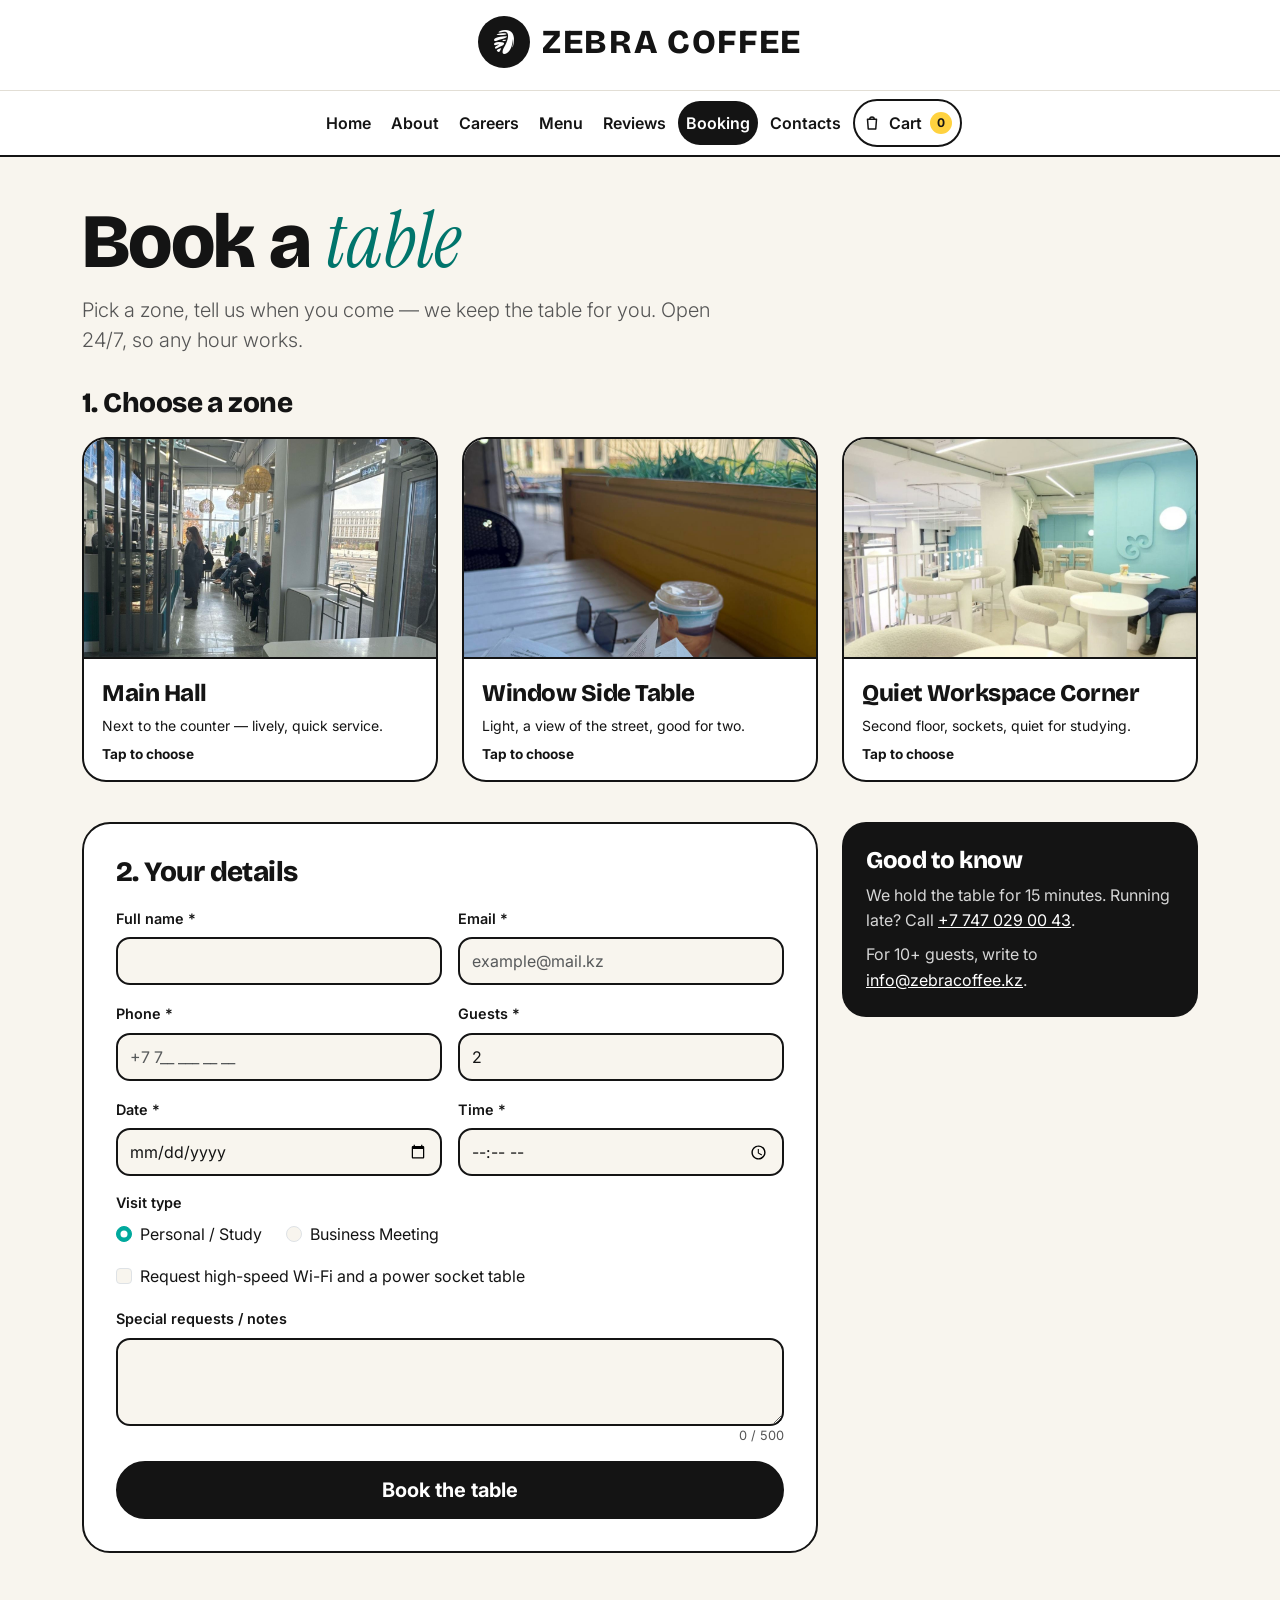
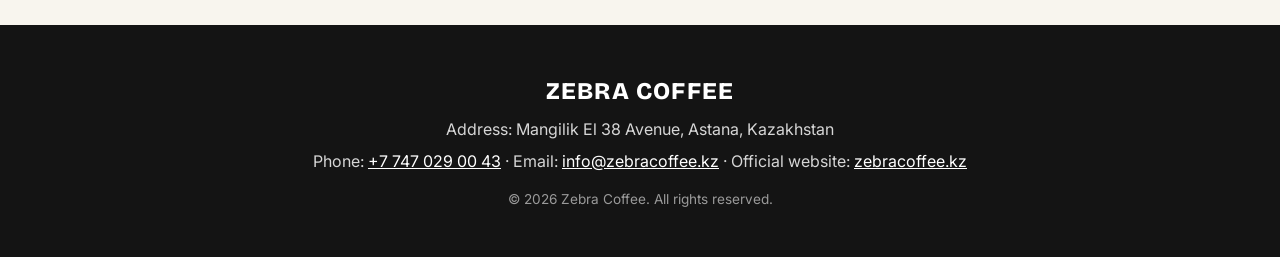
<file: zebra-coffee/booking.html>
<!DOCTYPE html>
<html lang="en">
<head>
    <meta charset="UTF-8">
    <meta name="viewport" content="width=device-width, initial-scale=1">
    <title>Book a table | Zebra Coffee</title>
    <meta name="description" content="Zebra Coffee — specialty coffee shop on Mangilik El 38, Astana. Open 24/7.">
    <link rel="icon" href="images/logo.png">

    <!-- Bootstrap 5.3.3 -->
    <link href="https://cdn.jsdelivr.net/npm/bootstrap@5.3.3/dist/css/bootstrap.min.css" rel="stylesheet">
    <!-- Fonts -->
    <link rel="preconnect" href="https://fonts.googleapis.com">
    <link rel="preconnect" href="https://fonts.gstatic.com" crossorigin>
    <link href="https://fonts.googleapis.com/css2?family=Bricolage+Grotesque:wght@400;600;800&family=Inter:wght@400;500;600;700&family=Instrument+Serif:ital@1&family=JetBrains+Mono:wght@400;700&display=swap" rel="stylesheet">
    <!-- Our styles: shared + this page -->
    <link href="css/style.css" rel="stylesheet">
    <link href="css/booking.css" rel="stylesheet">
</head>
<body>
    <a class="visually-hidden-focusable" href="#main">Skip to content</a>

    <!-- ===== HEADER: logo + name ===== -->
    <header class="site-header" id="top">
        <div class="container py-3 text-center">
            <a href="index.html" class="brand-link">
                <img src="images/logo.png" alt="Zebra Coffee logo" class="brand-logo">
                <span class="brand-name">ZEBRA COFFEE</span>
            </a>
        </div>
    </header>

    <!-- ===== MENU: all pages (sticks to the top while scrolling) ===== -->
    <nav class="site-nav navbar navbar-expand-lg py-1" aria-label="Main">
        <div class="container">
            <button class="navbar-toggler mx-auto" type="button" data-bs-toggle="collapse" data-bs-target="#mainNav"
                    aria-controls="mainNav" aria-expanded="false" aria-label="Toggle navigation">
                <span class="navbar-toggler-icon"></span>
            </button>
            <div class="collapse navbar-collapse justify-content-center" id="mainNav">
                <ul class="navbar-nav align-items-center gap-1 py-2 py-lg-1">
                <li class="nav-item"><a class="nav-link" href="index.html">Home</a></li>
                <li class="nav-item"><a class="nav-link" href="about.html">About</a></li>
                <li class="nav-item"><a class="nav-link" href="career.html">Careers</a></li>
                <li class="nav-item"><a class="nav-link" href="menu.html">Menu</a></li>
                <li class="nav-item"><a class="nav-link" href="reviews.html">Reviews</a></li>
                <li class="nav-item"><a class="nav-link active" aria-current="page" href="booking.html">Booking</a></li>
                <li class="nav-item"><a class="nav-link" href="contacts.html">Contacts</a></li>
                <li class="nav-item">
                    <a class="nav-link cart-link" href="cart.html" aria-label="Cart">
                        <svg width="18" height="18" viewBox="0 0 24 24" fill="none" stroke="currentColor" stroke-width="2" stroke-linecap="round" stroke-linejoin="round" aria-hidden="true"><path d="M6 7h12l-1 13H7L6 7z"/><path d="M9 7a3 3 0 0 1 6 0"/></svg>
                        Cart <span class="cart-badge">0</span>
                    </a>
                </li>
                </ul>
            </div>
        </div>
    </nav>

    <main id="main">

        <section class="container pt-5 pb-3">
            <h1 class="page-title mb-3">Book a <span class="font-serif-italic text-teal">table</span></h1>
            <p class="lead text-muted-zebra mb-0" style="max-width: 640px">Pick a zone, tell us when you come — we keep the table for you. Open 24/7, so any hour works.</p>
        </section>

        <!-- ===== 1. Zones ===== -->
        <section class="container py-3">
            <h2 class="font-display h3 mb-3">1. Choose a zone</h2>
            <div class="row g-4" id="zone-group" role="radiogroup" aria-label="Seating area">
                <div class="col-md-4">
                    <button type="button" class="zone-card" role="radio" aria-checked="false" data-zone="main-hall" data-name="Main Hall">
                        <img src="images/img2_kassa.jpg" alt="Main hall next to the counter">
                        <span class="zone-text">
                            <span class="font-display fs-4">Main Hall</span>
                            <span class="small">Next to the counter — lively, quick service.</span>
                            <span class="zone-mark">Tap to choose</span>
                        </span>
                    </button>
                </div>
                <div class="col-md-4">
                    <button type="button" class="zone-card" role="radio" aria-checked="false" data-zone="window-side" data-name="Window Side Table">
                        <img src="images/img7_view.jpg" alt="Window side table with a street view">
                        <span class="zone-text">
                            <span class="font-display fs-4">Window Side Table</span>
                            <span class="small">Light, a view of the street, good for two.</span>
                            <span class="zone-mark">Tap to choose</span>
                        </span>
                    </button>
                </div>
                <div class="col-md-4">
                    <button type="button" class="zone-card" role="radio" aria-checked="false" data-zone="quiet-corner" data-name="Quiet Workspace Corner">
                        <img src="images/img3_2floor.jpg" alt="Quiet workspace corner on the second floor">
                        <span class="zone-text">
                            <span class="font-display fs-4">Quiet Workspace Corner</span>
                            <span class="small">Second floor, sockets, quiet for studying.</span>
                            <span class="zone-mark">Tap to choose</span>
                        </span>
                    </button>
                </div>
            </div>
        </section>

        <!-- ===== 2. Form ===== -->
        <section class="container py-4 mb-5">
            <div class="row g-4 align-items-start">
                <div class="col-lg-8">
                    <form class="zebra-form d-flex flex-column gap-3" id="booking-form" novalidate>
                        <h2 class="font-display h3 mb-0">2. Your details</h2>
                        <div class="form-alert d-none" role="alert">Please correct the fields below. Nothing was submitted.</div>

                        <!-- the chosen zone is kept here; its error is shown under the form title -->
                        <input type="hidden" id="booking-zone" value="">
                        <div class="invalid-feedback" id="booking-zone-error"></div>

                        <div class="row g-3">
                            <div class="col-md-6">
                                <label for="booking-name" class="form-label">Full name *</label>
                                <input type="text" id="booking-name" class="form-control" autocomplete="name">
                                <div class="invalid-feedback" id="booking-name-error"></div>
                            </div>
                            <div class="col-md-6">
                                <label for="booking-email" class="form-label">Email *</label>
                                <input type="email" id="booking-email" class="form-control" placeholder="example@mail.kz" autocomplete="email">
                                <div class="invalid-feedback" id="booking-email-error"></div>
                            </div>
                            <div class="col-md-6">
                                <label for="booking-phone" class="form-label">Phone *</label>
                                <input type="tel" id="booking-phone" class="form-control" placeholder="+7 7__ ___ __ __" autocomplete="tel">
                                <div class="invalid-feedback" id="booking-phone-error"></div>
                            </div>
                            <div class="col-md-6">
                                <label for="guests-count" class="form-label">Guests *</label>
                                <input type="number" id="guests-count" class="form-control" min="1" max="10" value="2">
                                <div class="invalid-feedback" id="guests-count-error"></div>
                            </div>
                            <div class="col-md-6">
                                <label for="booking-date" class="form-label">Date *</label>
                                <input type="date" id="booking-date" class="form-control">
                                <div class="invalid-feedback" id="booking-date-error"></div>
                            </div>
                            <div class="col-md-6">
                                <label for="booking-time" class="form-label">Time *</label>
                                <input type="time" id="booking-time" class="form-control">
                                <div class="invalid-feedback" id="booking-time-error"></div>
                            </div>
                        </div>

                        <fieldset>
                            <legend class="form-label mb-2">Visit type</legend>
                            <div class="d-flex flex-wrap gap-4">
                                <div class="form-check">
                                    <input class="form-check-input" type="radio" name="visit_type" id="visit-personal" value="personal" checked>
                                    <label class="form-check-label" for="visit-personal">Personal / Study</label>
                                </div>
                                <div class="form-check">
                                    <input class="form-check-input" type="radio" name="visit_type" id="visit-business" value="business">
                                    <label class="form-check-label" for="visit-business">Business Meeting</label>
                                </div>
                            </div>
                        </fieldset>

                        <div class="form-check">
                            <input class="form-check-input" type="checkbox" id="wifi-requested">
                            <label class="form-check-label" for="wifi-requested">Request high-speed Wi-Fi and a power socket table</label>
                        </div>

                        <div>
                            <label for="special-requests" class="form-label">Special requests / notes</label>
                            <textarea id="special-requests" class="form-control" rows="3"></textarea>
                            <div class="d-flex justify-content-between gap-3">
                                <div class="invalid-feedback" id="special-requests-error"></div>
                                <span class="char-count ms-auto"><span id="notes-count">0</span> / 500</span>
                            </div>
                        </div>

                        <button type="submit" class="btn btn-zebra btn-lg">Book the table</button>
                    </form>
                </div>

                <aside class="col-lg-4">
                    <div class="good-to-know">
                        <h2 class="font-display h4">Good to know</h2>
                        <p class="mb-2">We hold the table for 15 minutes. Running late? Call <a href="tel:+77470290043">+7 747 029 00 43</a>.</p>
                        <p class="mb-0">For 10+ guests, write to <a href="mailto:info@zebracoffee.kz">info@zebracoffee.kz</a>.</p>
                    </div>
                </aside>
            </div>
        </section>
    </main>

    <!-- ===== Back to top (fixed, bottom right) ===== -->
    <a href="#top" class="back-to-top" id="back-to-top">Back to top <span aria-hidden="true">↑</span></a>

    <!-- ===== Success window (filled by showSuccessModal() in js/forms.js) ===== -->
    <div class="modal fade success-modal" id="successModal" tabindex="-1" aria-labelledby="successModalTitle" aria-hidden="true">
        <div class="modal-dialog modal-dialog-centered">
            <div class="modal-content">
                <div class="modal-body d-flex flex-column gap-3">
                    <div class="success-icon" aria-hidden="true">✓</div>
                    <h2 class="success-title font-display h3 mb-0" id="successModalTitle">Sent!</h2>
                    <div>
                        <div class="success-label eyebrow text-muted-zebra">Number</div>
                        <div class="success-number">—</div>
                    </div>
                    <p class="success-text mb-0"></p>
                    <div class="success-lines"></div>
                    <button type="button" class="btn btn-zebra" data-bs-dismiss="modal">Done</button>
                </div>
            </div>
        </div>
    </div>

    <!-- ===== FOOTER ===== -->
    <footer class="site-footer">
        <div class="container py-5 text-center d-flex flex-column gap-2">
            <span class="font-display fs-4 text-white" style="letter-spacing: 0.05em">ZEBRA COFFEE</span>
            <span>Address: Mangilik El 38 Avenue, Astana, Kazakhstan</span>
            <span>
                Phone: <a href="tel:+77470290043">+7 747 029 00 43</a> ·
                Email: <a href="mailto:info@zebracoffee.kz">info@zebracoffee.kz</a> ·
                Official website: <a href="https://zebracoffee.kz" target="_blank" rel="noopener noreferrer">zebracoffee.kz</a>
            </span>
            <span class="footer-copy mt-2">&copy; 2026 Zebra Coffee. All rights reserved.</span>
        </div>
    </footer>

    <!-- jQuery 3.7.1 and Bootstrap 5.3.3 (with Popper) -->
    <script src="https://code.jquery.com/jquery-3.7.1.min.js"></script>
    <script src="https://cdn.jsdelivr.net/npm/bootstrap@5.3.3/dist/js/bootstrap.bundle.min.js"></script>
    <!-- Our scripts: shared first, then this page -->
    <script src="js/data.js"></script>
    <script src="js/cart.js"></script>
    <script src="js/main.js"></script>
    <script src="js/forms.js"></script>
    <script src="js/booking.js"></script>
</body>
</html>
</file>
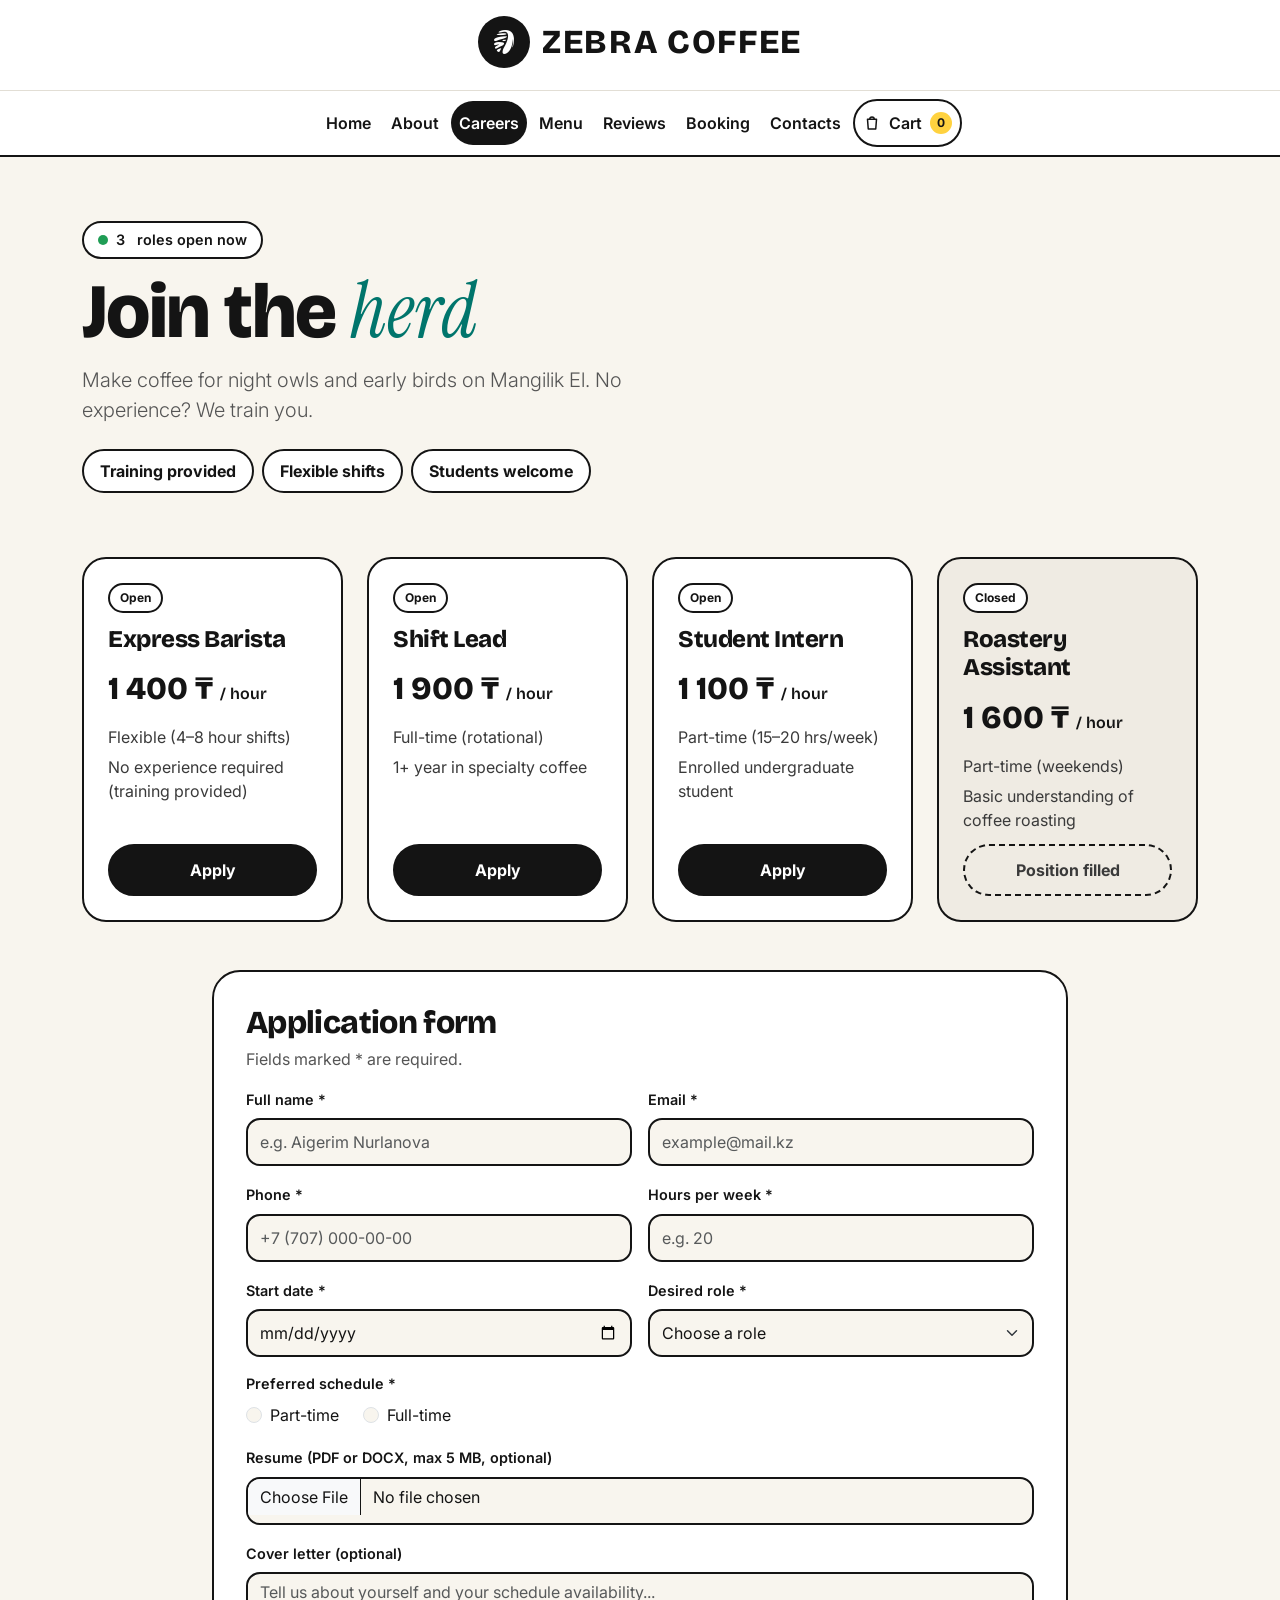
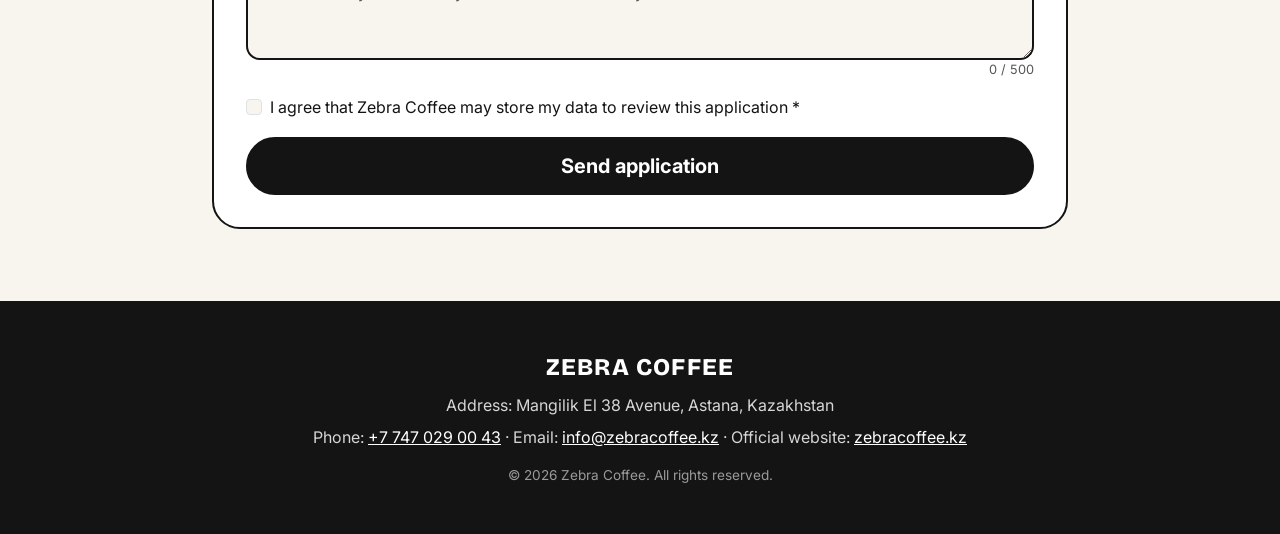
<file: zebra-coffee/career.html>
<!DOCTYPE html>
<html lang="en">
<head>
    <meta charset="UTF-8">
    <meta name="viewport" content="width=device-width, initial-scale=1">
    <title>Careers | Zebra Coffee</title>
    <meta name="description" content="Zebra Coffee — specialty coffee shop on Mangilik El 38, Astana. Open 24/7.">
    <link rel="icon" href="images/logo.png">

    <!-- Bootstrap 5.3.3 -->
    <link href="https://cdn.jsdelivr.net/npm/bootstrap@5.3.3/dist/css/bootstrap.min.css" rel="stylesheet">
    <!-- Fonts -->
    <link rel="preconnect" href="https://fonts.googleapis.com">
    <link rel="preconnect" href="https://fonts.gstatic.com" crossorigin>
    <link href="https://fonts.googleapis.com/css2?family=Bricolage+Grotesque:wght@400;600;800&family=Inter:wght@400;500;600;700&family=Instrument+Serif:ital@1&family=JetBrains+Mono:wght@400;700&display=swap" rel="stylesheet">
    <!-- Our styles: shared + this page -->
    <link href="css/style.css" rel="stylesheet">
    <link href="css/homepage.css" rel="stylesheet">
</head>
<body>
    <a class="visually-hidden-focusable" href="#main">Skip to content</a>

    <!-- ===== HEADER: logo + name ===== -->
    <header class="site-header" id="top">
        <div class="container py-3 text-center">
            <a href="index.html" class="brand-link">
                <img src="images/logo.png" alt="Zebra Coffee logo" class="brand-logo">
                <span class="brand-name">ZEBRA COFFEE</span>
            </a>
        </div>
    </header>

    <!-- ===== MENU: all pages (sticks to the top while scrolling) ===== -->
    <nav class="site-nav navbar navbar-expand-lg py-1" aria-label="Main">
        <div class="container">
            <button class="navbar-toggler mx-auto" type="button" data-bs-toggle="collapse" data-bs-target="#mainNav"
                    aria-controls="mainNav" aria-expanded="false" aria-label="Toggle navigation">
                <span class="navbar-toggler-icon"></span>
            </button>
            <div class="collapse navbar-collapse justify-content-center" id="mainNav">
                <ul class="navbar-nav align-items-center gap-1 py-2 py-lg-1">
                <li class="nav-item"><a class="nav-link" href="index.html">Home</a></li>
                <li class="nav-item"><a class="nav-link" href="about.html">About</a></li>
                <li class="nav-item"><a class="nav-link active" aria-current="page" href="career.html">Careers</a></li>
                <li class="nav-item"><a class="nav-link" href="menu.html">Menu</a></li>
                <li class="nav-item"><a class="nav-link" href="reviews.html">Reviews</a></li>
                <li class="nav-item"><a class="nav-link" href="booking.html">Booking</a></li>
                <li class="nav-item"><a class="nav-link" href="contacts.html">Contacts</a></li>
                <li class="nav-item">
                    <a class="nav-link cart-link" href="cart.html" aria-label="Cart">
                        <svg width="18" height="18" viewBox="0 0 24 24" fill="none" stroke="currentColor" stroke-width="2" stroke-linecap="round" stroke-linejoin="round" aria-hidden="true"><path d="M6 7h12l-1 13H7L6 7z"/><path d="M9 7a3 3 0 0 1 6 0"/></svg>
                        Cart <span class="cart-badge">0</span>
                    </a>
                </li>
                </ul>
            </div>
        </div>
    </nav>

    <main id="main">

        <!-- ===== Intro ===== -->
        <section class="container py-5">
            <div class="d-flex flex-wrap justify-content-between align-items-end gap-4 py-lg-3">
                <div class="d-flex flex-column gap-3" style="max-width: 640px">
                    <span class="status-pill align-self-start"><span class="status-dot"></span><span id="open-count">0</span>&nbsp;roles open now</span>
                    <h1 class="page-title mb-0">Join the <span class="font-serif-italic text-teal">herd</span></h1>
                    <p class="lead text-muted-zebra mb-0">Make coffee for night owls and early birds on Mangilik El. No experience? We train you.</p>
                </div>
                <div class="d-flex flex-wrap gap-2">
                    <span class="tag fs-6 px-3 py-2">Training provided</span>
                    <span class="tag fs-6 px-3 py-2">Flexible shifts</span>
                    <span class="tag fs-6 px-3 py-2">Students welcome</span>
                </div>
            </div>
        </section>

        <!-- ===== Vacancy cards (created by career.js) ===== -->
        <section class="container pb-5">
            <div class="row g-4" id="vacancy-grid"></div>
        </section>

        <!-- ===== Application form ===== -->
        <section class="container pb-5 mb-4" id="apply" style="max-width: 880px">
            <form class="zebra-form d-flex flex-column gap-3" id="career-form" novalidate>
                <div>
                    <h2 class="font-display h2 mb-1">Application form</h2>
                    <p class="text-muted-zebra mb-0">Fields marked * are required.</p>
                </div>

                <div class="chosen-role d-none" id="chosen-role" aria-live="polite"></div>
                <div class="form-alert d-none" role="alert">Please correct the fields marked in red.</div>

                <div class="row g-3">
                    <div class="col-md-6">
                        <label for="full-name" class="form-label">Full name *</label>
                        <input type="text" class="form-control" id="full-name" name="fullName" placeholder="e.g. Aigerim Nurlanova" autocomplete="name">
                        <div class="invalid-feedback" id="full-name-error"></div>
                    </div>
                    <div class="col-md-6">
                        <label for="email-addr" class="form-label">Email *</label>
                        <input type="email" class="form-control" id="email-addr" name="email" placeholder="example@mail.kz" autocomplete="email">
                        <div class="invalid-feedback" id="email-addr-error"></div>
                    </div>
                    <div class="col-md-6">
                        <label for="phone-num" class="form-label">Phone *</label>
                        <input type="tel" class="form-control" id="phone-num" name="phone" placeholder="+7 (707) 000-00-00" autocomplete="tel">
                        <div class="invalid-feedback" id="phone-num-error"></div>
                    </div>
                    <div class="col-md-6">
                        <label for="hours-available" class="form-label">Hours per week *</label>
                        <input type="number" class="form-control" id="hours-available" name="hours" min="10" max="40" placeholder="e.g. 20">
                        <div class="invalid-feedback" id="hours-available-error"></div>
                    </div>
                    <div class="col-md-6">
                        <label for="start-date" class="form-label">Start date *</label>
                        <input type="date" class="form-control" id="start-date" name="startDate">
                        <div class="invalid-feedback" id="start-date-error"></div>
                    </div>
                    <div class="col-md-6">
                        <label for="desired-role" class="form-label">Desired role *</label>
                        <select class="form-select" id="desired-role" name="role">
                            <option value="">Choose a role</option>
                        </select>
                        <div class="invalid-feedback" id="desired-role-error"></div>
                    </div>
                </div>

                <fieldset id="schedule-group">
                    <legend class="form-label mb-2">Preferred schedule *</legend>
                    <div class="d-flex flex-wrap gap-4">
                        <div class="form-check">
                            <input class="form-check-input" type="radio" name="schedule" id="schedPart" value="part-time">
                            <label class="form-check-label" for="schedPart">Part-time</label>
                        </div>
                        <div class="form-check">
                            <input class="form-check-input" type="radio" name="schedule" id="schedFull" value="full-time">
                            <label class="form-check-label" for="schedFull">Full-time</label>
                        </div>
                    </div>
                    <div class="invalid-feedback" id="schedule-group-error"></div>
                </fieldset>

                <div>
                    <label for="resume-file" class="form-label">Resume (PDF or DOCX, max 5 MB, optional)</label>
                    <input class="form-control" type="file" id="resume-file" name="resume" accept=".pdf,.docx">
                    <div class="invalid-feedback" id="resume-file-error"></div>
                </div>

                <div>
                    <label for="cover-letter" class="form-label">Cover letter (optional)</label>
                    <textarea class="form-control" id="cover-letter" name="coverLetter" rows="3" placeholder="Tell us about yourself and your schedule availability..."></textarea>
                    <div class="d-flex justify-content-between gap-3">
                        <div class="invalid-feedback" id="cover-letter-error"></div>
                        <span class="char-count ms-auto"><span id="cover-count">0</span> / 500</span>
                    </div>
                </div>

                <div class="form-check">
                    <input class="form-check-input" type="checkbox" id="terms" name="terms">
                    <label class="form-check-label" for="terms">I agree that Zebra Coffee may store my data to review this application *</label>
                    <div class="invalid-feedback" id="terms-error"></div>
                </div>

                <button type="submit" class="btn btn-zebra btn-lg">Send application</button>
            </form>
        </section>
    </main>

    <!-- ===== Back to top (fixed, bottom right) ===== -->
    <a href="#top" class="back-to-top" id="back-to-top">Back to top <span aria-hidden="true">↑</span></a>

    <!-- ===== Success window (filled by showSuccessModal() in js/forms.js) ===== -->
    <div class="modal fade success-modal" id="successModal" tabindex="-1" aria-labelledby="successModalTitle" aria-hidden="true">
        <div class="modal-dialog modal-dialog-centered">
            <div class="modal-content">
                <div class="modal-body d-flex flex-column gap-3">
                    <div class="success-icon" aria-hidden="true">✓</div>
                    <h2 class="success-title font-display h3 mb-0" id="successModalTitle">Sent!</h2>
                    <div>
                        <div class="success-label eyebrow text-muted-zebra">Number</div>
                        <div class="success-number">—</div>
                    </div>
                    <p class="success-text mb-0"></p>
                    <div class="success-lines"></div>
                    <button type="button" class="btn btn-zebra" data-bs-dismiss="modal">Done</button>
                </div>
            </div>
        </div>
    </div>

    <!-- ===== FOOTER ===== -->
    <footer class="site-footer">
        <div class="container py-5 text-center d-flex flex-column gap-2">
            <span class="font-display fs-4 text-white" style="letter-spacing: 0.05em">ZEBRA COFFEE</span>
            <span>Address: Mangilik El 38 Avenue, Astana, Kazakhstan</span>
            <span>
                Phone: <a href="tel:+77470290043">+7 747 029 00 43</a> ·
                Email: <a href="mailto:info@zebracoffee.kz">info@zebracoffee.kz</a> ·
                Official website: <a href="https://zebracoffee.kz" target="_blank" rel="noopener noreferrer">zebracoffee.kz</a>
            </span>
            <span class="footer-copy mt-2">&copy; 2026 Zebra Coffee. All rights reserved.</span>
        </div>
    </footer>

    <!-- jQuery 3.7.1 and Bootstrap 5.3.3 (with Popper) -->
    <script src="https://code.jquery.com/jquery-3.7.1.min.js"></script>
    <script src="https://cdn.jsdelivr.net/npm/bootstrap@5.3.3/dist/js/bootstrap.bundle.min.js"></script>
    <!-- Our scripts: shared first, then this page -->
    <script src="js/data.js"></script>
    <script src="js/cart.js"></script>
    <script src="js/main.js"></script>
    <script src="js/forms.js"></script>
    <script src="js/career.js"></script>
</body>
</html>
</file>
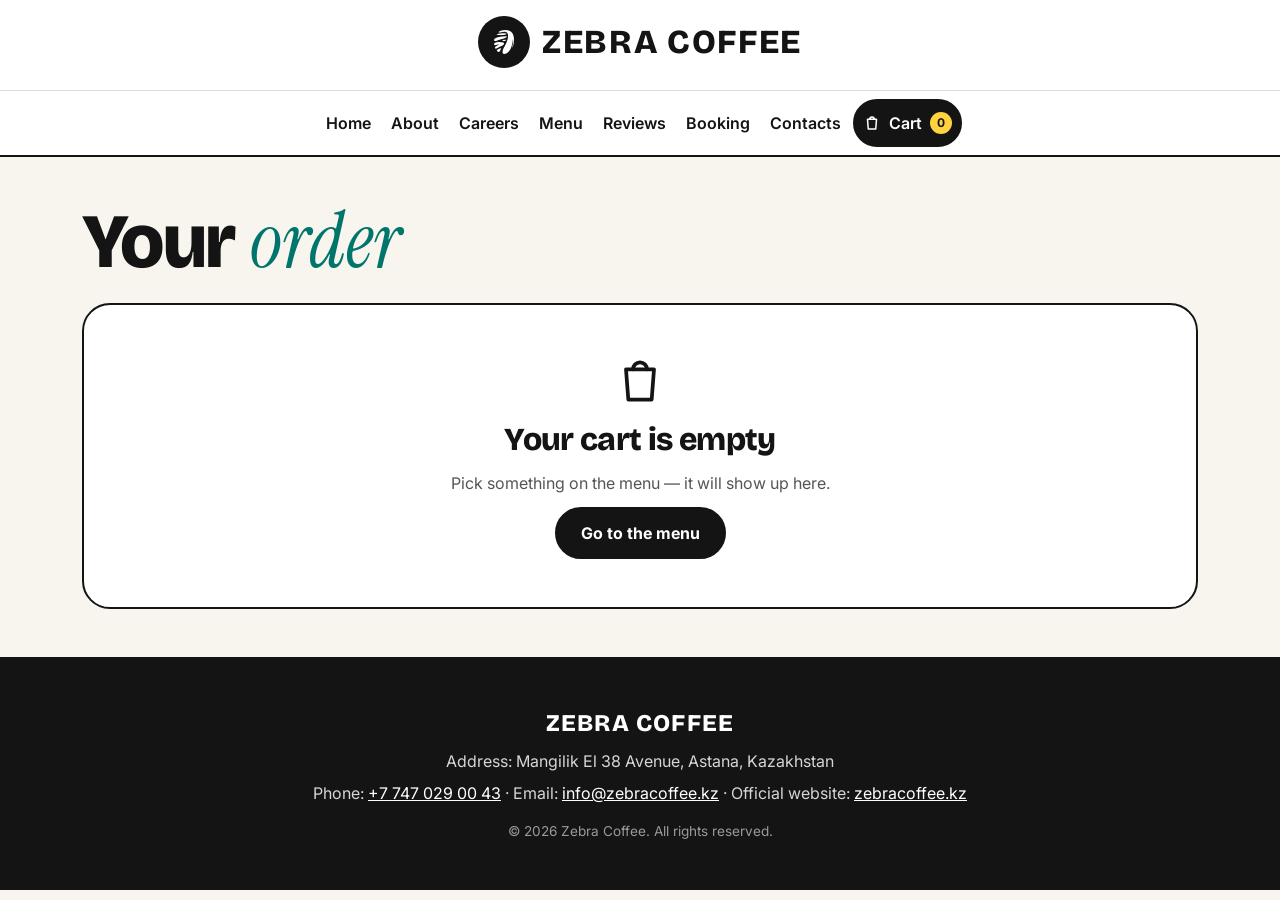
<file: zebra-coffee/cart.html>
<!DOCTYPE html>
<html lang="en">
<head>
    <meta charset="UTF-8">
    <meta name="viewport" content="width=device-width, initial-scale=1">
    <title>Cart | Zebra Coffee</title>
    <meta name="description" content="Zebra Coffee — specialty coffee shop on Mangilik El 38, Astana. Open 24/7.">
    <link rel="icon" href="images/logo.png">

    <!-- Bootstrap 5.3.3 -->
    <link href="https://cdn.jsdelivr.net/npm/bootstrap@5.3.3/dist/css/bootstrap.min.css" rel="stylesheet">
    <!-- Fonts -->
    <link rel="preconnect" href="https://fonts.googleapis.com">
    <link rel="preconnect" href="https://fonts.gstatic.com" crossorigin>
    <link href="https://fonts.googleapis.com/css2?family=Bricolage+Grotesque:wght@400;600;800&family=Inter:wght@400;500;600;700&family=Instrument+Serif:ital@1&family=JetBrains+Mono:wght@400;700&display=swap" rel="stylesheet">
    <!-- Our styles: shared + this page -->
    <link href="css/style.css" rel="stylesheet">
    <link href="css/menu.css" rel="stylesheet">
</head>
<body>
    <a class="visually-hidden-focusable" href="#main">Skip to content</a>

    <!-- ===== HEADER: logo + name ===== -->
    <header class="site-header" id="top">
        <div class="container py-3 text-center">
            <a href="index.html" class="brand-link">
                <img src="images/logo.png" alt="Zebra Coffee logo" class="brand-logo">
                <span class="brand-name">ZEBRA COFFEE</span>
            </a>
        </div>
    </header>

    <!-- ===== MENU: all pages (sticks to the top while scrolling) ===== -->
    <nav class="site-nav navbar navbar-expand-lg py-1" aria-label="Main">
        <div class="container">
            <button class="navbar-toggler mx-auto" type="button" data-bs-toggle="collapse" data-bs-target="#mainNav"
                    aria-controls="mainNav" aria-expanded="false" aria-label="Toggle navigation">
                <span class="navbar-toggler-icon"></span>
            </button>
            <div class="collapse navbar-collapse justify-content-center" id="mainNav">
                <ul class="navbar-nav align-items-center gap-1 py-2 py-lg-1">
                <li class="nav-item"><a class="nav-link" href="index.html">Home</a></li>
                <li class="nav-item"><a class="nav-link" href="about.html">About</a></li>
                <li class="nav-item"><a class="nav-link" href="career.html">Careers</a></li>
                <li class="nav-item"><a class="nav-link" href="menu.html">Menu</a></li>
                <li class="nav-item"><a class="nav-link" href="reviews.html">Reviews</a></li>
                <li class="nav-item"><a class="nav-link" href="booking.html">Booking</a></li>
                <li class="nav-item"><a class="nav-link" href="contacts.html">Contacts</a></li>
                <li class="nav-item">
                    <a class="nav-link cart-link active" aria-current="page" href="cart.html" aria-label="Cart">
                        <svg width="18" height="18" viewBox="0 0 24 24" fill="none" stroke="currentColor" stroke-width="2" stroke-linecap="round" stroke-linejoin="round" aria-hidden="true"><path d="M6 7h12l-1 13H7L6 7z"/><path d="M9 7a3 3 0 0 1 6 0"/></svg>
                        Cart <span class="cart-badge">0</span>
                    </a>
                </li>
                </ul>
            </div>
        </div>
    </nav>

    <main id="main">

        <!-- ===== CART VIEW ===== -->
        <section class="container py-5" id="cart-view">
            <h1 class="page-title mb-4">Your <span class="font-serif-italic text-teal">order</span></h1>

            <!-- empty cart -->
            <div class="cart-empty d-none" id="cart-empty">
                <svg width="56" height="56" viewBox="0 0 24 24" fill="none" stroke="currentColor" stroke-width="1.6" stroke-linecap="round" stroke-linejoin="round" aria-hidden="true"><path d="M6 7h12l-1 13H7L6 7z"/><path d="M9 7a3 3 0 0 1 6 0"/></svg>
                <h2 class="font-display h2 mb-0">Your cart is empty</h2>
                <p class="text-muted-zebra mb-0">Pick something on the menu — it will show up here.</p>
                <a href="menu.html" class="btn btn-zebra">Go to the menu</a>
            </div>

            <div class="row g-4 align-items-start" id="cart-full">
                <div class="col-lg-8 d-flex flex-column gap-4">

                    <!-- lines (created by cart-page.js) -->
                    <div class="cart-lines" id="cart-lines"></div>

                    <!-- progress to the 10% discount -->
                    <div class="cart-box">
                        <div class="d-flex justify-content-between flex-wrap gap-2 fw-semibold mb-2">
                            <span id="progress-text"></span>
                            <span>5 000 ₸</span>
                        </div>
                        <div class="progress zebra-progress" role="progressbar" aria-label="Progress to 10% discount" aria-valuemin="0" aria-valuemax="5000" aria-valuenow="0" id="discount-progress">
                            <div class="progress-bar" id="discount-bar" style="width: 0%"></div>
                        </div>
                    </div>

                    <!-- pickup form -->
                    <form class="zebra-form d-flex flex-column gap-3" id="order-form" novalidate>
                        <h2 class="font-display h3 mb-0">Pickup details</h2>
                        <div class="form-alert d-none" role="alert">Please correct the fields marked in red.</div>
                        <div class="row g-3">
                            <div class="col-md-6">
                                <label for="order-name" class="form-label">Name *</label>
                                <input type="text" id="order-name" class="form-control" autocomplete="given-name">
                                <div class="invalid-feedback" id="order-name-error"></div>
                            </div>
                            <div class="col-md-6">
                                <label for="order-phone" class="form-label">Phone *</label>
                                <input type="tel" id="order-phone" class="form-control" placeholder="+7 7__ ___ __ __" autocomplete="tel">
                                <div class="invalid-feedback" id="order-phone-error"></div>
                            </div>
                            <div class="col-md-6">
                                <label for="order-time" class="form-label">Pickup time *</label>
                                <select id="order-time" class="form-select">
                                    <option value="">Choose a time</option>
                                </select>
                                <div class="form-text">Earliest in 15 minutes</div>
                                <div class="invalid-feedback" id="order-time-error"></div>
                            </div>
                            <div class="col-md-6">
                                <fieldset id="order-place-group">
                                    <legend class="form-label mb-2">Where</legend>
                                    <div class="d-flex flex-wrap gap-4 pt-1">
                                        <div class="form-check">
                                            <input class="form-check-input" type="radio" name="order-place" id="place-here" value="here">
                                            <label class="form-check-label" for="place-here">Here, at a table</label>
                                        </div>
                                        <div class="form-check">
                                            <input class="form-check-input" type="radio" name="order-place" id="place-away" value="away" checked>
                                            <label class="form-check-label" for="place-away">Takeaway</label>
                                        </div>
                                    </div>
                                </fieldset>
                            </div>
                        </div>
                        <button type="submit" class="btn btn-zebra btn-lg" id="place-order">Place order</button>
                    </form>
                </div>

                <!-- summary -->
                <aside class="col-lg-4">
                    <div class="summary-card">
                        <h2 class="font-display h3">Summary</h2>
                        <div class="d-flex justify-content-between"><span>Subtotal</span><span id="sum-subtotal">0 ₸</span></div>
                        <div class="d-flex justify-content-between discount-row" id="promo-row"><span id="promo-name">Promo code</span><span id="sum-promo">—</span></div>
                        <div class="d-flex justify-content-between discount-row" id="big-row"><span>10% from 5 000 ₸</span><span id="sum-big">—</span></div>
                        <div class="summary-total">
                            <span class="fw-bold">Total</span>
                            <span class="font-display" id="sum-total">0 ₸</span>
                        </div>

                        <form class="d-flex flex-column gap-2 mt-2" id="promo-form" novalidate>
                            <label for="promo-code" class="fw-semibold small">Promo code from the home page</label>
                            <div class="d-flex gap-2">
                                <input type="text" id="promo-code" class="form-control promo-input" placeholder="ZEB-0000" autocomplete="off">
                                <button type="submit" class="btn btn-promo">Apply</button>
                            </div>
                            <span class="small promo-message" id="promo-message" aria-live="polite"></span>
                        </form>
                        <p class="small promo-note mb-0">The promo code takes a discount off the drink of the day. Orders from 5 000 ₸ get another 10% off everything.</p>
                    </div>
                </aside>
            </div>
        </section>

        <!-- ===== RECEIPT VIEW (after the order is placed) ===== -->
        <section class="container py-5 d-none" id="receipt-view">
            <div class="row g-5 align-items-center">
                <div class="col-lg-6 d-flex flex-column gap-3">
                    <span class="tag align-self-start fs-6 px-3 py-2" style="background: var(--zebra-teal-light); border-color: var(--zebra-teal)">✓ Order accepted</span>
                    <h1 class="page-title mb-0">See you <span class="font-serif-italic text-teal">at <span id="receipt-time-title"></span></span></h1>
                    <p class="lead text-muted-zebra mb-0">Say the order number at the counter on Mangilik El 38 — it will be waiting for you. Pay at pickup.</p>
                    <a href="menu.html" class="btn btn-zebra btn-lg align-self-start">Order something else</a>
                </div>
                <div class="col-lg-6">
                    <div class="receipt font-mono">
                        <div class="text-center">
                            <div class="font-display fs-4" style="letter-spacing: 0.06em">ZEBRA COFFEE</div>
                            <div class="small">Mangilik El 38 · Astana · 24/7</div>
                        </div>
                        <hr class="receipt-line">
                        <div class="receipt-row"><span>ORDER</span><strong class="fs-5" id="receipt-number"></strong></div>
                        <div class="receipt-row"><span>PICKUP</span><span id="receipt-pickup"></span></div>
                        <div class="receipt-row"><span>NAME</span><span id="receipt-name"></span></div>
                        <hr class="receipt-line">
                        <div id="receipt-lines"></div>
                        <hr class="receipt-line">
                        <div class="receipt-row"><span>SUBTOTAL</span><span id="receipt-subtotal"></span></div>
                        <div class="receipt-row"><span id="receipt-promo-name">PROMO</span><span id="receipt-promo"></span></div>
                        <div class="receipt-row"><span>DISCOUNT −10%</span><span id="receipt-big"></span></div>
                        <div class="receipt-row align-items-baseline"><strong>TOTAL</strong><strong class="fs-4" id="receipt-total"></strong></div>
                        <div class="text-center small mt-2">thank you, night owl</div>
                    </div>
                    <div class="receipt-edge" aria-hidden="true"></div>
                </div>
            </div>
        </section>
    </main>

    <!-- ===== Back to top (fixed, bottom right) ===== -->
    <a href="#top" class="back-to-top" id="back-to-top">Back to top <span aria-hidden="true">↑</span></a>

    <!-- ===== Success window (filled by showSuccessModal() in js/forms.js) ===== -->
    <div class="modal fade success-modal" id="successModal" tabindex="-1" aria-labelledby="successModalTitle" aria-hidden="true">
        <div class="modal-dialog modal-dialog-centered">
            <div class="modal-content">
                <div class="modal-body d-flex flex-column gap-3">
                    <div class="success-icon" aria-hidden="true">✓</div>
                    <h2 class="success-title font-display h3 mb-0" id="successModalTitle">Sent!</h2>
                    <div>
                        <div class="success-label eyebrow text-muted-zebra">Number</div>
                        <div class="success-number">—</div>
                    </div>
                    <p class="success-text mb-0"></p>
                    <div class="success-lines"></div>
                    <button type="button" class="btn btn-zebra" data-bs-dismiss="modal">Done</button>
                </div>
            </div>
        </div>
    </div>

    <!-- ===== FOOTER ===== -->
    <footer class="site-footer">
        <div class="container py-5 text-center d-flex flex-column gap-2">
            <span class="font-display fs-4 text-white" style="letter-spacing: 0.05em">ZEBRA COFFEE</span>
            <span>Address: Mangilik El 38 Avenue, Astana, Kazakhstan</span>
            <span>
                Phone: <a href="tel:+77470290043">+7 747 029 00 43</a> ·
                Email: <a href="mailto:info@zebracoffee.kz">info@zebracoffee.kz</a> ·
                Official website: <a href="https://zebracoffee.kz" target="_blank" rel="noopener noreferrer">zebracoffee.kz</a>
            </span>
            <span class="footer-copy mt-2">&copy; 2026 Zebra Coffee. All rights reserved.</span>
        </div>
    </footer>

    <!-- jQuery 3.7.1 and Bootstrap 5.3.3 (with Popper) -->
    <script src="https://code.jquery.com/jquery-3.7.1.min.js"></script>
    <script src="https://cdn.jsdelivr.net/npm/bootstrap@5.3.3/dist/js/bootstrap.bundle.min.js"></script>
    <!-- Our scripts: shared first, then this page -->
    <script src="js/data.js"></script>
    <script src="js/cart.js"></script>
    <script src="js/main.js"></script>
    <script src="js/forms.js"></script>
    <script src="js/cart-page.js"></script>
</body>
</html>
</file>
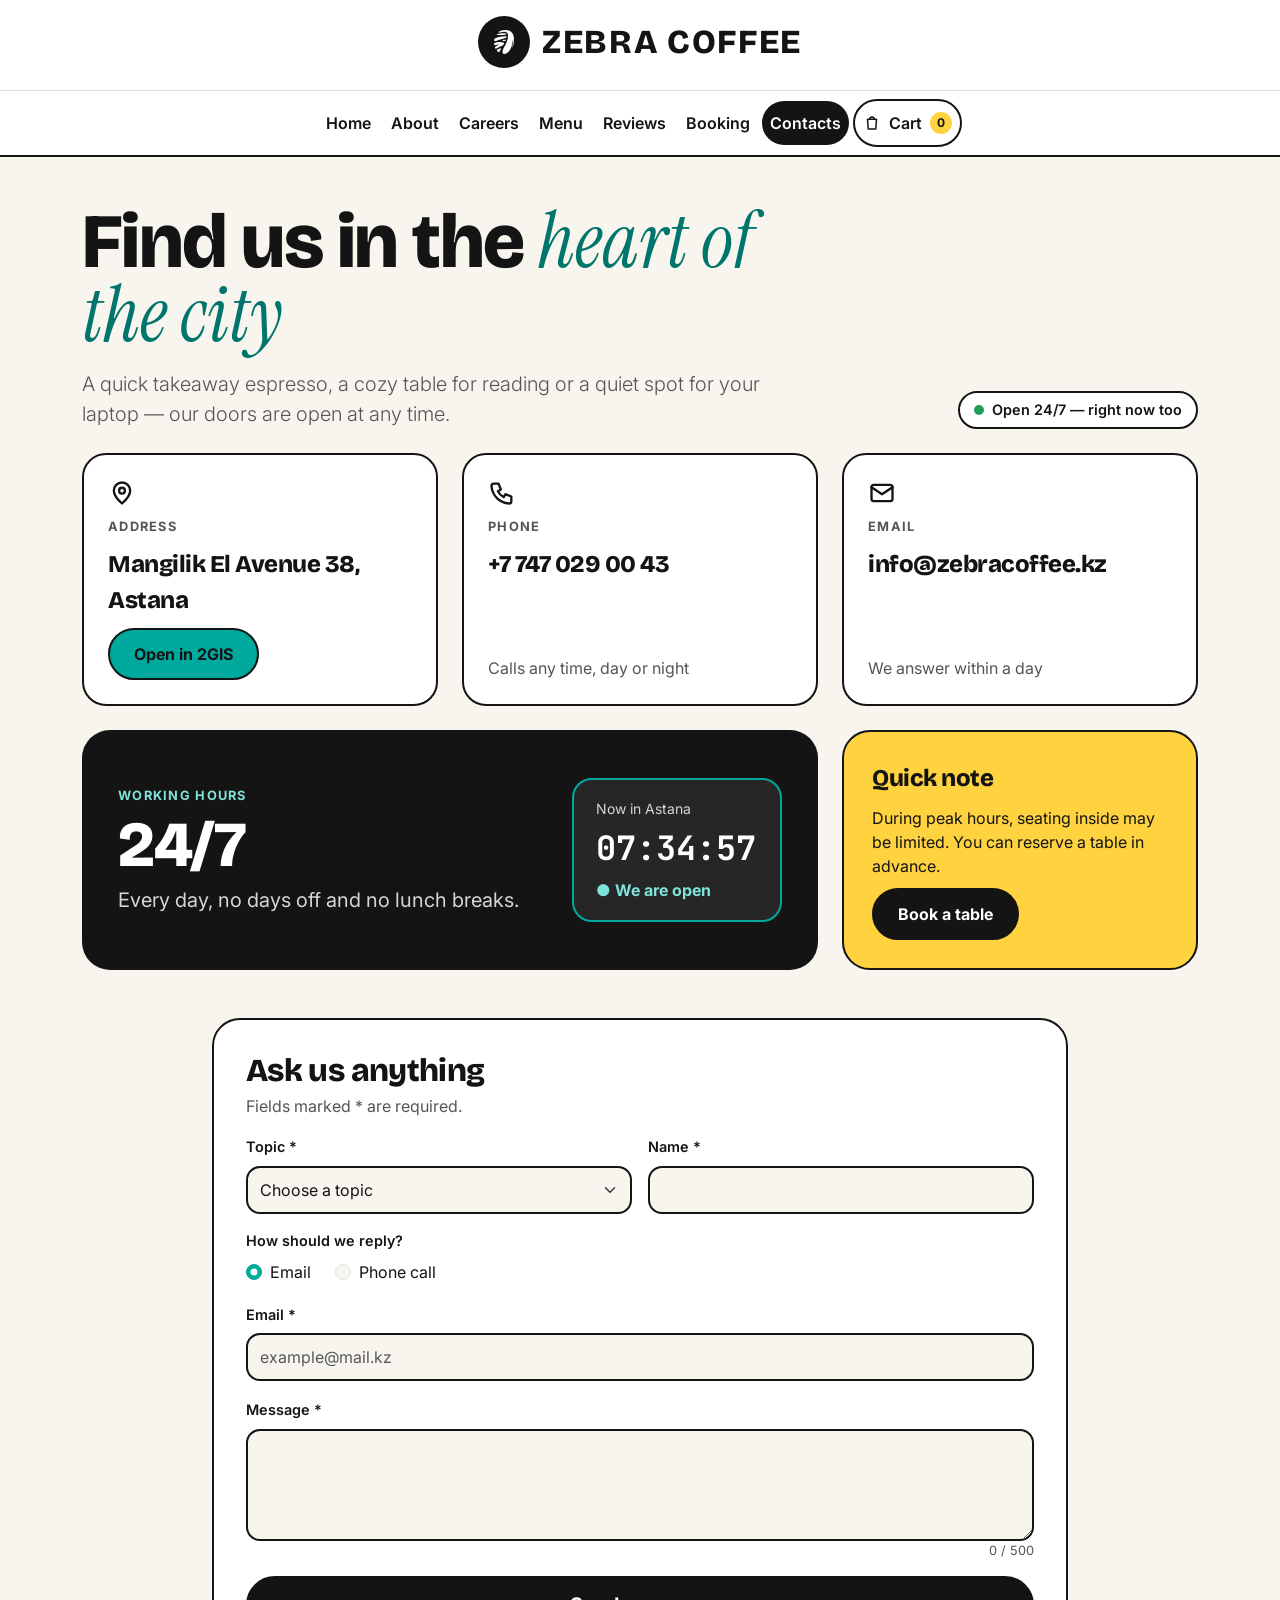
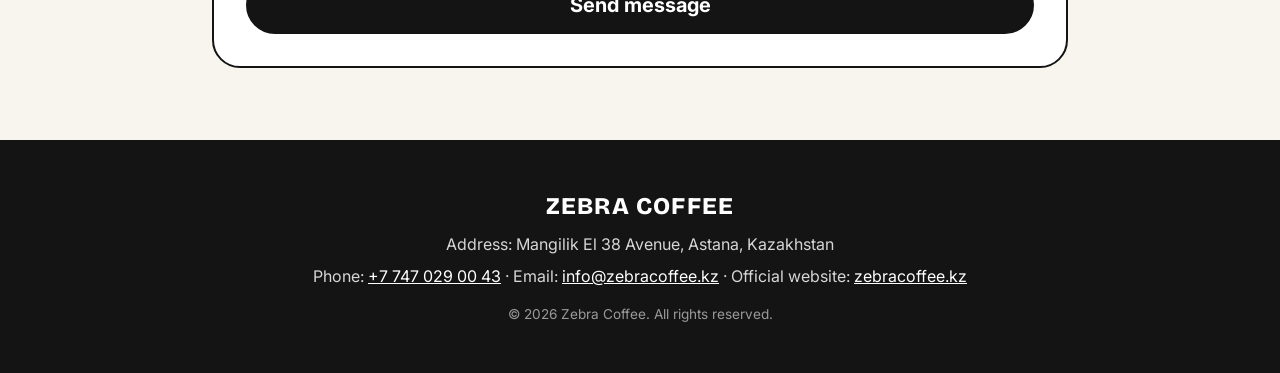
<file: zebra-coffee/contacts.html>
<!DOCTYPE html>
<html lang="en">
<head>
    <meta charset="UTF-8">
    <meta name="viewport" content="width=device-width, initial-scale=1">
    <title>Contacts | Zebra Coffee</title>
    <meta name="description" content="Zebra Coffee — specialty coffee shop on Mangilik El 38, Astana. Open 24/7.">
    <link rel="icon" href="images/logo.png">

    <!-- Bootstrap 5.3.3 -->
    <link href="https://cdn.jsdelivr.net/npm/bootstrap@5.3.3/dist/css/bootstrap.min.css" rel="stylesheet">
    <!-- Fonts -->
    <link rel="preconnect" href="https://fonts.googleapis.com">
    <link rel="preconnect" href="https://fonts.gstatic.com" crossorigin>
    <link href="https://fonts.googleapis.com/css2?family=Bricolage+Grotesque:wght@400;600;800&family=Inter:wght@400;500;600;700&family=Instrument+Serif:ital@1&family=JetBrains+Mono:wght@400;700&display=swap" rel="stylesheet">
    <!-- Our styles: shared + this page -->
    <link href="css/style.css" rel="stylesheet">
    <link href="css/booking.css" rel="stylesheet">
</head>
<body>
    <a class="visually-hidden-focusable" href="#main">Skip to content</a>

    <!-- ===== HEADER: logo + name ===== -->
    <header class="site-header" id="top">
        <div class="container py-3 text-center">
            <a href="index.html" class="brand-link">
                <img src="images/logo.png" alt="Zebra Coffee logo" class="brand-logo">
                <span class="brand-name">ZEBRA COFFEE</span>
            </a>
        </div>
    </header>

    <!-- ===== MENU: all pages (sticks to the top while scrolling) ===== -->
    <nav class="site-nav navbar navbar-expand-lg py-1" aria-label="Main">
        <div class="container">
            <button class="navbar-toggler mx-auto" type="button" data-bs-toggle="collapse" data-bs-target="#mainNav"
                    aria-controls="mainNav" aria-expanded="false" aria-label="Toggle navigation">
                <span class="navbar-toggler-icon"></span>
            </button>
            <div class="collapse navbar-collapse justify-content-center" id="mainNav">
                <ul class="navbar-nav align-items-center gap-1 py-2 py-lg-1">
                <li class="nav-item"><a class="nav-link" href="index.html">Home</a></li>
                <li class="nav-item"><a class="nav-link" href="about.html">About</a></li>
                <li class="nav-item"><a class="nav-link" href="career.html">Careers</a></li>
                <li class="nav-item"><a class="nav-link" href="menu.html">Menu</a></li>
                <li class="nav-item"><a class="nav-link" href="reviews.html">Reviews</a></li>
                <li class="nav-item"><a class="nav-link" href="booking.html">Booking</a></li>
                <li class="nav-item"><a class="nav-link active" aria-current="page" href="contacts.html">Contacts</a></li>
                <li class="nav-item">
                    <a class="nav-link cart-link" href="cart.html" aria-label="Cart">
                        <svg width="18" height="18" viewBox="0 0 24 24" fill="none" stroke="currentColor" stroke-width="2" stroke-linecap="round" stroke-linejoin="round" aria-hidden="true"><path d="M6 7h12l-1 13H7L6 7z"/><path d="M9 7a3 3 0 0 1 6 0"/></svg>
                        Cart <span class="cart-badge">0</span>
                    </a>
                </li>
                </ul>
            </div>
        </div>
    </nav>

    <main id="main">

        <section class="container pt-5 pb-4">
            <div class="d-flex flex-wrap justify-content-between align-items-end gap-4">
                <div style="max-width: 720px">
                    <h1 class="page-title mb-3">Find us in the <span class="font-serif-italic text-teal">heart of the city</span></h1>
                    <p class="lead text-muted-zebra mb-0">A quick takeaway espresso, a cozy table for reading or a quiet spot for your laptop — our doors are open at any time.</p>
                </div>
                <span class="status-pill"><span class="status-dot"></span>Open 24/7 — right now too</span>
            </div>
        </section>

        <!-- ===== Contact cards ===== -->
        <section class="container pb-4">
            <div class="row g-4">
                <div class="col-md-4">
                    <div class="contact-card">
                        <svg width="28" height="28" viewBox="0 0 24 24" fill="none" stroke="currentColor" stroke-width="2" stroke-linecap="round" stroke-linejoin="round" aria-hidden="true"><path d="M12 21s-7-6.2-7-11a7 7 0 0 1 14 0c0 4.8-7 11-7 11z"/><circle cx="12" cy="10" r="2.5"/></svg>
                        <span class="eyebrow text-muted-zebra">Address</span>
                        <span class="font-display fs-4">Mangilik El Avenue 38, Astana</span>
                        <a href="https://2gis.kz/astana/geo/70000001045554424" target="_blank" rel="noopener noreferrer" class="btn btn-zebra-teal align-self-start mt-auto">Open in 2GIS</a>
                    </div>
                </div>
                <div class="col-md-4">
                    <div class="contact-card">
                        <svg width="28" height="28" viewBox="0 0 24 24" fill="none" stroke="currentColor" stroke-width="2" stroke-linecap="round" stroke-linejoin="round" aria-hidden="true"><path d="M5 4h4l2 5-2.5 1.5a11 11 0 0 0 5 5L15 13l5 2v4a2 2 0 0 1-2 2A16 16 0 0 1 3 6a2 2 0 0 1 2-2"/></svg>
                        <span class="eyebrow text-muted-zebra">Phone</span>
                        <a href="tel:+77470290043" class="font-display fs-4 text-decoration-none">+7 747 029 00 43</a>
                        <span class="text-muted-zebra mt-auto">Calls any time, day or night</span>
                    </div>
                </div>
                <div class="col-md-4">
                    <div class="contact-card">
                        <svg width="28" height="28" viewBox="0 0 24 24" fill="none" stroke="currentColor" stroke-width="2" stroke-linecap="round" stroke-linejoin="round" aria-hidden="true"><rect x="3" y="5" width="18" height="14" rx="2"/><path d="M3 7l9 6 9-6"/></svg>
                        <span class="eyebrow text-muted-zebra">Email</span>
                        <a href="mailto:info@zebracoffee.kz" class="font-display fs-4 text-decoration-none">info@zebracoffee.kz</a>
                        <span class="text-muted-zebra mt-auto">We answer within a day</span>
                    </div>
                </div>
            </div>
        </section>

        <!-- ===== 24/7 + quick note ===== -->
        <section class="container pb-4">
            <div class="row g-4">
                <div class="col-lg-8">
                    <div class="hours-box">
                        <div class="d-flex flex-column gap-2">
                            <span class="eyebrow" style="color: #7FE3DA">Working hours</span>
                            <span class="font-display hours-big">24/7</span>
                            <span class="text-light-grey fs-5">Every day, no days off and no lunch breaks.</span>
                        </div>
                        <div class="clock-box">
                            <span class="small text-light-grey">Now in Astana</span>
                            <span class="font-mono clock" id="astana-clock">--:--:--</span>
                            <span class="fw-bold" style="color: #7FE3DA">● We are open</span>
                        </div>
                    </div>
                </div>
                <div class="col-lg-4">
                    <div class="note-box">
                        <strong class="font-display fs-4">Quick note</strong>
                        <span>During peak hours, seating inside may be limited. You can reserve a table in advance.</span>
                        <a href="booking.html" class="btn btn-zebra align-self-start mt-auto">Book a table</a>
                    </div>
                </div>
            </div>
        </section>

        <!-- ===== Enquiry form ===== -->
        <section class="container py-4 mb-5" style="max-width: 880px">
            <form class="zebra-form d-flex flex-column gap-3" id="contact-form" novalidate>
                <div>
                    <h2 class="font-display h2 mb-1">Ask us anything</h2>
                    <p class="text-muted-zebra mb-0">Fields marked * are required.</p>
                </div>
                <div class="form-alert d-none" role="alert">Please correct the fields marked in red.</div>

                <div class="row g-3">
                    <div class="col-md-6">
                        <label for="contact-topic" class="form-label">Topic *</label>
                        <select id="contact-topic" class="form-select">
                            <option value="">Choose a topic</option>
                            <option value="general">General question</option>
                            <option value="booking">Booking</option>
                            <option value="feedback">Feedback</option>
                            <option value="lost">Lost item</option>
                            <option value="careers">Careers</option>
                            <option value="partner">Partnership</option>
                        </select>
                        <div class="invalid-feedback" id="contact-topic-error"></div>
                    </div>
                    <div class="col-md-6">
                        <label for="contact-name" class="form-label">Name *</label>
                        <input type="text" id="contact-name" class="form-control" autocomplete="name">
                        <div class="invalid-feedback" id="contact-name-error"></div>
                    </div>
                </div>

                <fieldset>
                    <legend class="form-label mb-2">How should we reply?</legend>
                    <div class="d-flex flex-wrap gap-4">
                        <div class="form-check">
                            <input class="form-check-input" type="radio" name="reply-method" id="reply-email" value="email" checked>
                            <label class="form-check-label" for="reply-email">Email</label>
                        </div>
                        <div class="form-check">
                            <input class="form-check-input" type="radio" name="reply-method" id="reply-phone" value="phone">
                            <label class="form-check-label" for="reply-phone">Phone call</label>
                        </div>
                    </div>
                </fieldset>

                <div id="email-block">
                    <label for="contact-email" class="form-label">Email *</label>
                    <input type="email" id="contact-email" class="form-control" placeholder="example@mail.kz" autocomplete="email">
                    <div class="invalid-feedback" id="contact-email-error"></div>
                </div>
                <div id="phone-block" class="d-none">
                    <label for="contact-phone" class="form-label">Phone *</label>
                    <input type="tel" id="contact-phone" class="form-control" placeholder="+7 7__ ___ __ __" autocomplete="tel">
                    <div class="invalid-feedback" id="contact-phone-error"></div>
                </div>

                <div>
                    <label for="contact-message" class="form-label">Message *</label>
                    <textarea id="contact-message" class="form-control" rows="4"></textarea>
                    <div class="d-flex justify-content-between gap-3">
                        <div class="invalid-feedback" id="contact-message-error"></div>
                        <span class="char-count ms-auto"><span id="message-count">0</span> / 500</span>
                    </div>
                </div>

                <button type="submit" class="btn btn-zebra btn-lg">Send message</button>
            </form>
        </section>
    </main>

    <!-- ===== Back to top (fixed, bottom right) ===== -->
    <a href="#top" class="back-to-top" id="back-to-top">Back to top <span aria-hidden="true">↑</span></a>

    <!-- ===== Success window (filled by showSuccessModal() in js/forms.js) ===== -->
    <div class="modal fade success-modal" id="successModal" tabindex="-1" aria-labelledby="successModalTitle" aria-hidden="true">
        <div class="modal-dialog modal-dialog-centered">
            <div class="modal-content">
                <div class="modal-body d-flex flex-column gap-3">
                    <div class="success-icon" aria-hidden="true">✓</div>
                    <h2 class="success-title font-display h3 mb-0" id="successModalTitle">Sent!</h2>
                    <div>
                        <div class="success-label eyebrow text-muted-zebra">Number</div>
                        <div class="success-number">—</div>
                    </div>
                    <p class="success-text mb-0"></p>
                    <div class="success-lines"></div>
                    <button type="button" class="btn btn-zebra" data-bs-dismiss="modal">Done</button>
                </div>
            </div>
        </div>
    </div>

    <!-- ===== FOOTER ===== -->
    <footer class="site-footer">
        <div class="container py-5 text-center d-flex flex-column gap-2">
            <span class="font-display fs-4 text-white" style="letter-spacing: 0.05em">ZEBRA COFFEE</span>
            <span>Address: Mangilik El 38 Avenue, Astana, Kazakhstan</span>
            <span>
                Phone: <a href="tel:+77470290043">+7 747 029 00 43</a> ·
                Email: <a href="mailto:info@zebracoffee.kz">info@zebracoffee.kz</a> ·
                Official website: <a href="https://zebracoffee.kz" target="_blank" rel="noopener noreferrer">zebracoffee.kz</a>
            </span>
            <span class="footer-copy mt-2">&copy; 2026 Zebra Coffee. All rights reserved.</span>
        </div>
    </footer>

    <!-- jQuery 3.7.1 and Bootstrap 5.3.3 (with Popper) -->
    <script src="https://code.jquery.com/jquery-3.7.1.min.js"></script>
    <script src="https://cdn.jsdelivr.net/npm/bootstrap@5.3.3/dist/js/bootstrap.bundle.min.js"></script>
    <!-- Our scripts: shared first, then this page -->
    <script src="js/data.js"></script>
    <script src="js/cart.js"></script>
    <script src="js/main.js"></script>
    <script src="js/forms.js"></script>
    <script src="js/contacts.js"></script>
</body>
</html>
</file>
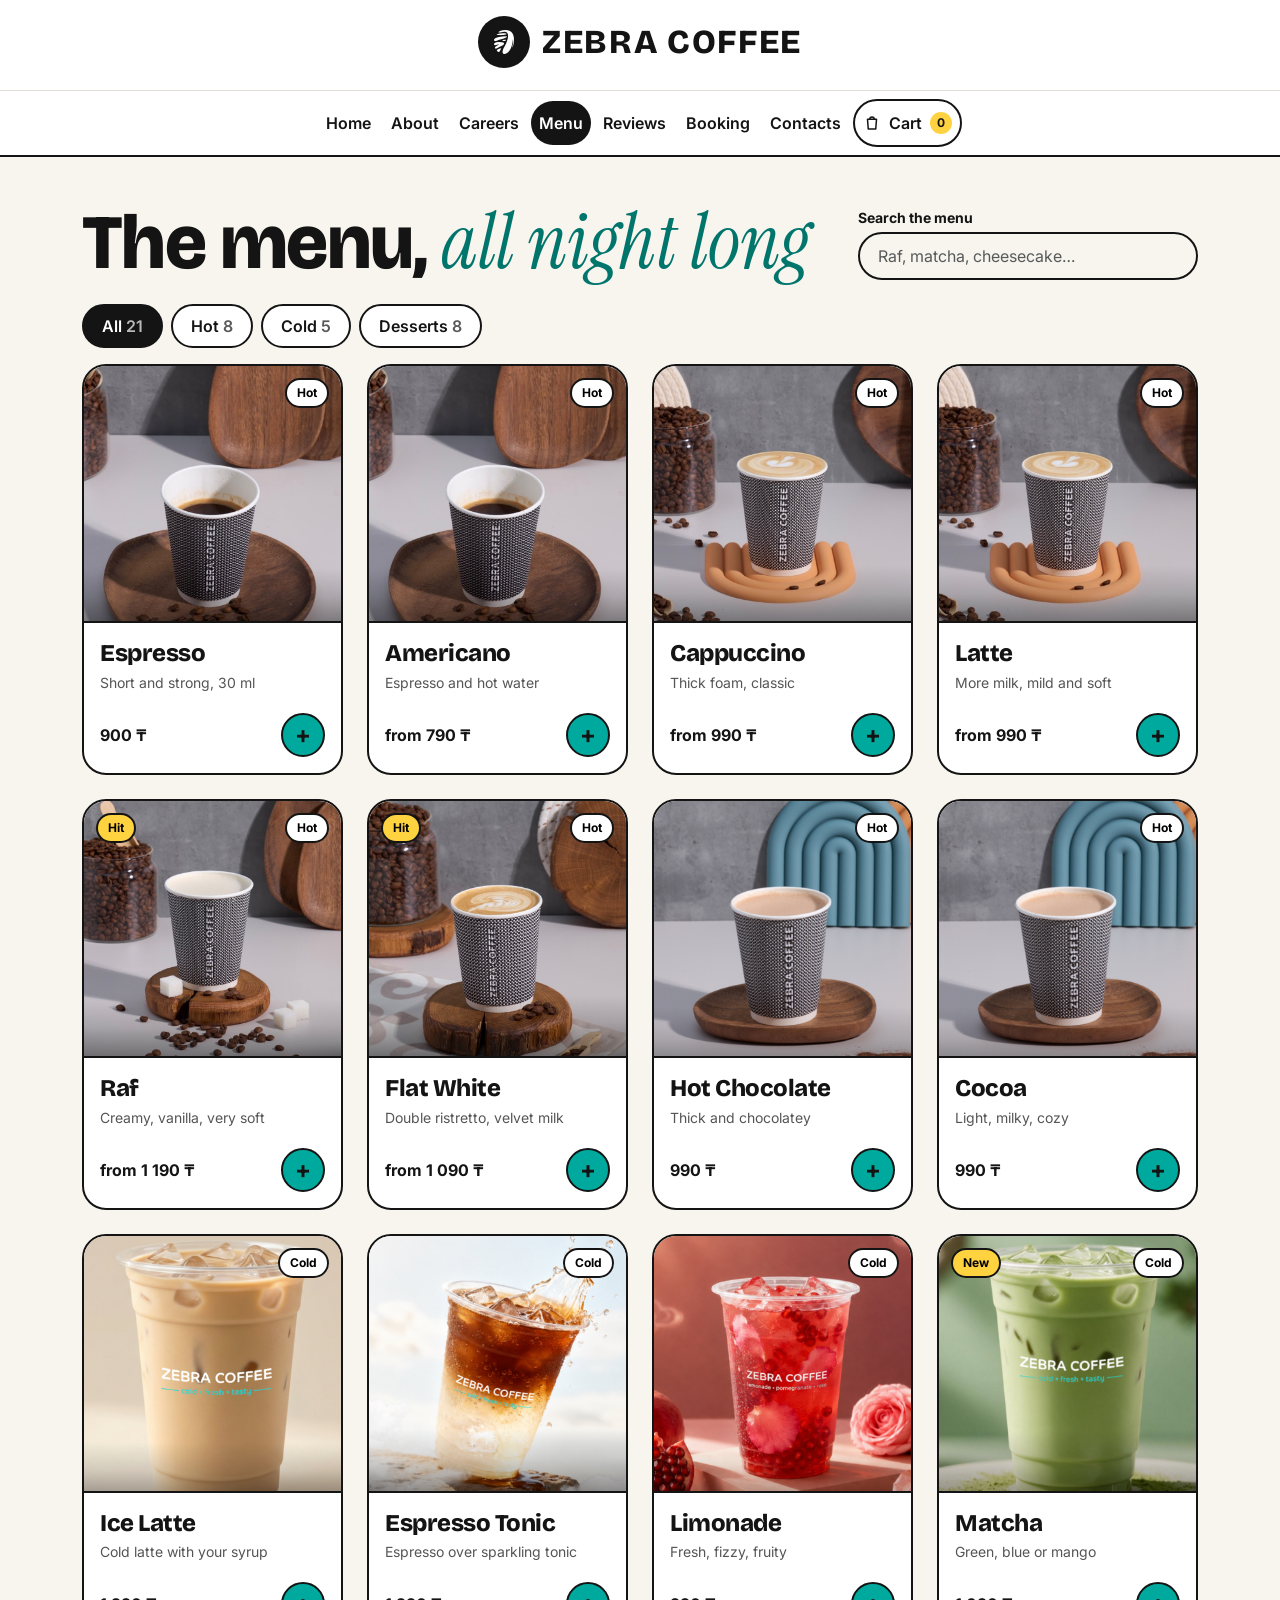
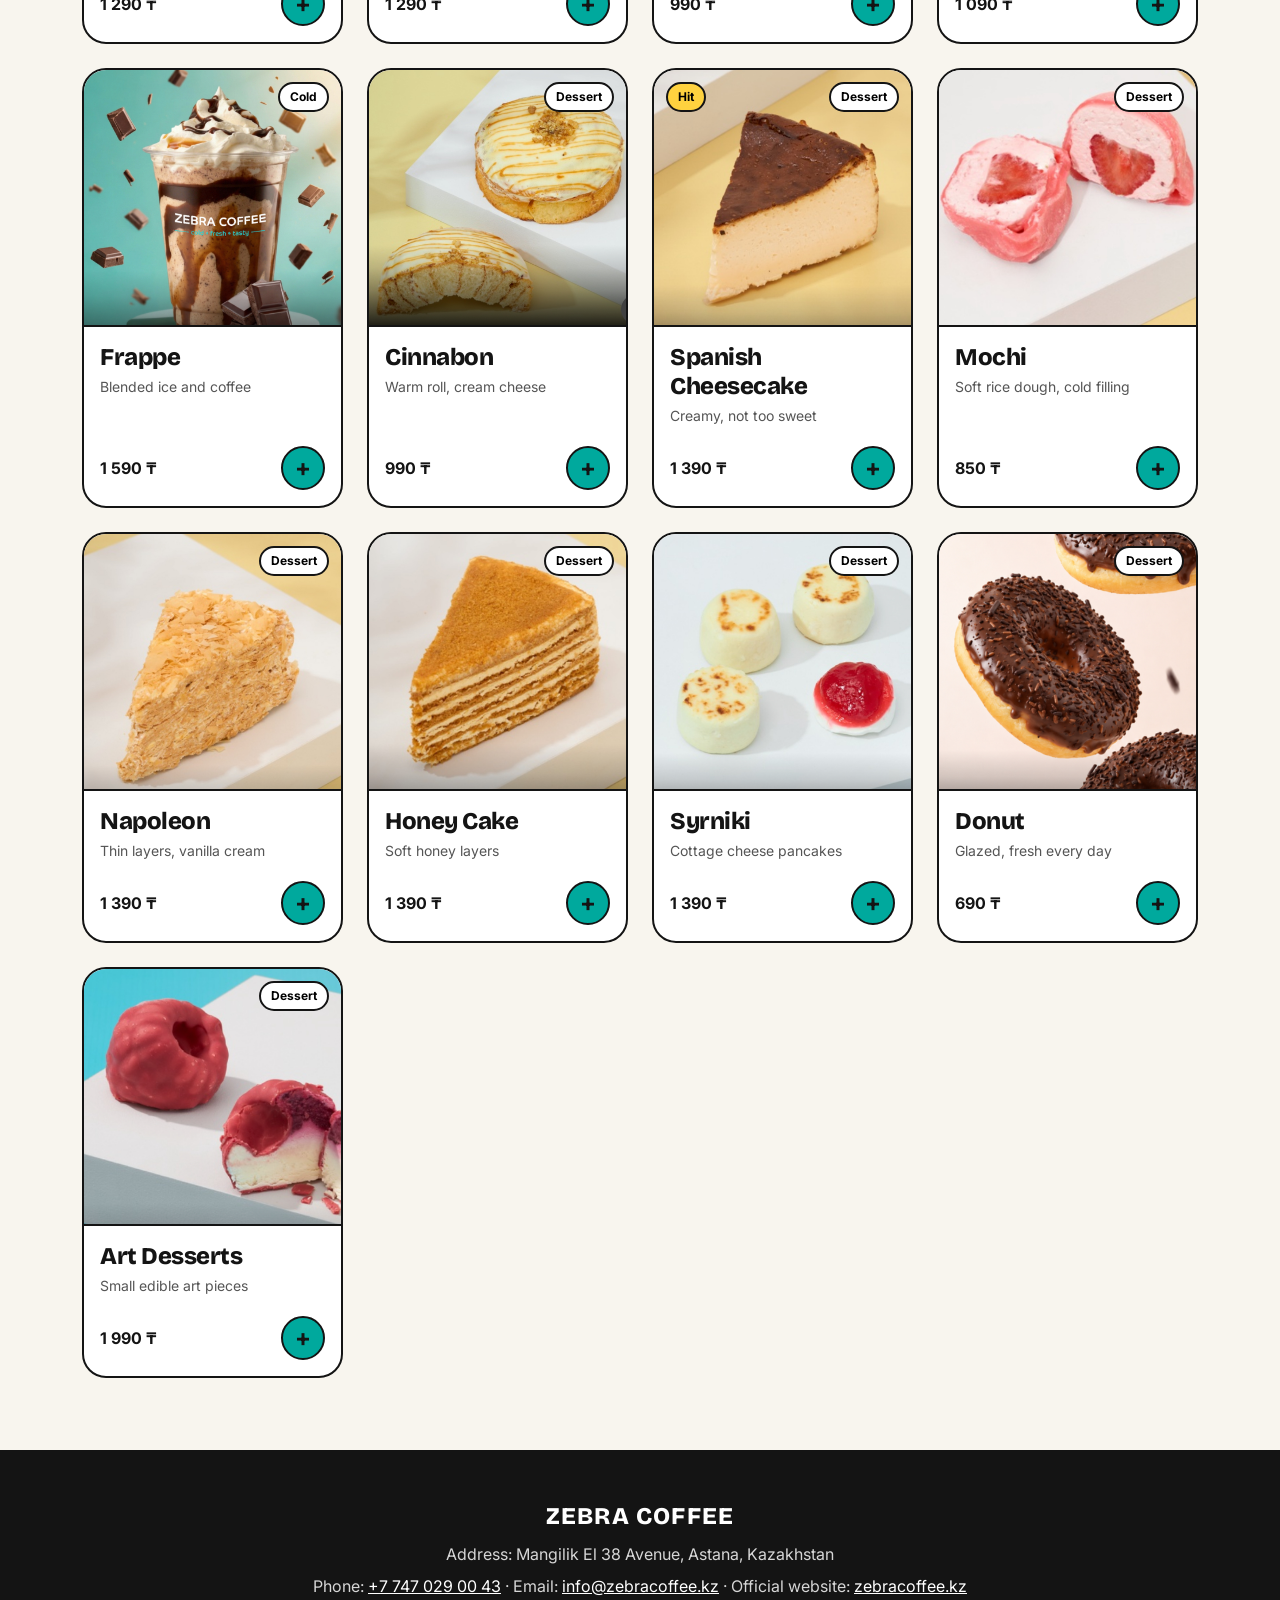
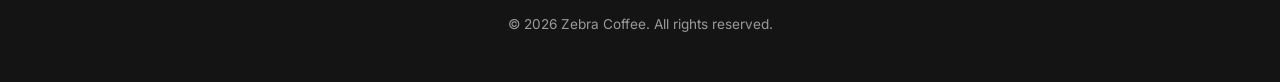
<file: zebra-coffee/menu.html>
<!DOCTYPE html>
<html lang="en">
<head>
    <meta charset="UTF-8">
    <meta name="viewport" content="width=device-width, initial-scale=1">
    <title>Menu | Zebra Coffee</title>
    <meta name="description" content="Zebra Coffee — specialty coffee shop on Mangilik El 38, Astana. Open 24/7.">
    <link rel="icon" href="images/logo.png">

    <!-- Bootstrap 5.3.3 -->
    <link href="https://cdn.jsdelivr.net/npm/bootstrap@5.3.3/dist/css/bootstrap.min.css" rel="stylesheet">
    <!-- Fonts -->
    <link rel="preconnect" href="https://fonts.googleapis.com">
    <link rel="preconnect" href="https://fonts.gstatic.com" crossorigin>
    <link href="https://fonts.googleapis.com/css2?family=Bricolage+Grotesque:wght@400;600;800&family=Inter:wght@400;500;600;700&family=Instrument+Serif:ital@1&family=JetBrains+Mono:wght@400;700&display=swap" rel="stylesheet">
    <!-- Our styles: shared + this page -->
    <link href="css/style.css" rel="stylesheet">
    <link href="css/menu.css" rel="stylesheet">
</head>
<body>
    <a class="visually-hidden-focusable" href="#main">Skip to content</a>

    <!-- ===== HEADER: logo + name ===== -->
    <header class="site-header" id="top">
        <div class="container py-3 text-center">
            <a href="index.html" class="brand-link">
                <img src="images/logo.png" alt="Zebra Coffee logo" class="brand-logo">
                <span class="brand-name">ZEBRA COFFEE</span>
            </a>
        </div>
    </header>

    <!-- ===== MENU: all pages (sticks to the top while scrolling) ===== -->
    <nav class="site-nav navbar navbar-expand-lg py-1" aria-label="Main">
        <div class="container">
            <button class="navbar-toggler mx-auto" type="button" data-bs-toggle="collapse" data-bs-target="#mainNav"
                    aria-controls="mainNav" aria-expanded="false" aria-label="Toggle navigation">
                <span class="navbar-toggler-icon"></span>
            </button>
            <div class="collapse navbar-collapse justify-content-center" id="mainNav">
                <ul class="navbar-nav align-items-center gap-1 py-2 py-lg-1">
                <li class="nav-item"><a class="nav-link" href="index.html">Home</a></li>
                <li class="nav-item"><a class="nav-link" href="about.html">About</a></li>
                <li class="nav-item"><a class="nav-link" href="career.html">Careers</a></li>
                <li class="nav-item"><a class="nav-link active" aria-current="page" href="menu.html">Menu</a></li>
                <li class="nav-item"><a class="nav-link" href="reviews.html">Reviews</a></li>
                <li class="nav-item"><a class="nav-link" href="booking.html">Booking</a></li>
                <li class="nav-item"><a class="nav-link" href="contacts.html">Contacts</a></li>
                <li class="nav-item">
                    <a class="nav-link cart-link" href="cart.html" aria-label="Cart">
                        <svg width="18" height="18" viewBox="0 0 24 24" fill="none" stroke="currentColor" stroke-width="2" stroke-linecap="round" stroke-linejoin="round" aria-hidden="true"><path d="M6 7h12l-1 13H7L6 7z"/><path d="M9 7a3 3 0 0 1 6 0"/></svg>
                        Cart <span class="cart-badge">0</span>
                    </a>
                </li>
                </ul>
            </div>
        </div>
    </nav>

    <main id="main">

        <!-- ===== Title + search + categories ===== -->
        <section class="container pt-5 pb-3">
            <div class="d-flex flex-wrap justify-content-between align-items-end gap-4 mb-4">
                <h1 class="page-title mb-0">The menu, <span class="font-serif-italic text-teal">all night long</span></h1>
                <div class="menu-search">
                    <label for="menu-search" class="form-label fw-bold small mb-1">Search the menu</label>
                    <input type="search" id="menu-search" class="form-control" placeholder="Raf, matcha, cheesecake…" autocomplete="off">
                </div>
            </div>

            <div class="d-flex flex-wrap gap-2" id="category-pills" role="group" aria-label="Category">
                <button type="button" class="pill-btn active" data-category="all" aria-pressed="true">All <span class="pill-count"></span></button>
                <button type="button" class="pill-btn" data-category="hot" aria-pressed="false">Hot <span class="pill-count"></span></button>
                <button type="button" class="pill-btn" data-category="cold" aria-pressed="false">Cold <span class="pill-count"></span></button>
                <button type="button" class="pill-btn" data-category="desserts" aria-pressed="false">Desserts <span class="pill-count"></span></button>
            </div>
        </section>

        <!-- ===== Cards (created by menu.js from data.js) ===== -->
        <section class="container pb-5 mb-4">
            <p class="visually-hidden" aria-live="polite" id="menu-result-text"></p>
            <div class="row g-4" id="menu-grid"></div>

            <!-- shown when the search finds nothing -->
            <div class="empty-state d-none" id="menu-empty">
                <div class="empty-stripes" aria-hidden="true"></div>
                <div class="p-4 p-md-5 d-flex flex-column gap-2">
                    <h2 class="font-display h3 mb-0">Nothing found for “<span id="empty-query"></span>”</h2>
                    <p class="text-muted-zebra mb-2">Even the zebra looked everywhere. Try “latte” or clear the search.</p>
                    <button type="button" class="btn btn-zebra align-self-start" id="clear-search">Clear search</button>
                </div>
            </div>
        </section>

        <!-- ===== Drink window: size, sugar, flavor, quantity ===== -->
        <div class="modal fade" id="drinkModal" tabindex="-1" aria-labelledby="drinkModalTitle" aria-hidden="true">
            <div class="modal-dialog modal-dialog-centered modal-lg">
                <div class="modal-content drink-modal">
                    <div class="row g-0">
                        <div class="col-md-5">
                            <img src="images/raf.jpg" alt="Raf" id="drink-image" class="drink-image">
                        </div>
                        <div class="col-md-7 p-4 d-flex flex-column gap-3">
                            <div class="d-flex justify-content-between align-items-start gap-3">
                                <div>
                                    <h2 class="font-display h2 mb-1" id="drinkModalTitle">Drink</h2>
                                    <p class="text-muted-zebra mb-0" id="drink-taste"></p>
                                </div>
                                <button type="button" class="btn-close" data-bs-dismiss="modal" aria-label="Close"></button>
                            </div>

                            <div id="size-block">
                                <div class="eyebrow mb-2">Size</div>
                                <div class="d-flex flex-wrap gap-2" id="size-options" role="group" aria-label="Size"></div>
                            </div>

                            <div id="sugar-block">
                                <div class="eyebrow mb-2">Sugar</div>
                                <div class="d-flex flex-wrap gap-2" id="sugar-options" role="group" aria-label="Sugar">
                                    <button type="button" class="option-btn active" data-sugar="No sugar" aria-pressed="true">No sugar</button>
                                    <button type="button" class="option-btn" data-sugar="1 tsp sugar" aria-pressed="false">1 tsp</button>
                                    <button type="button" class="option-btn" data-sugar="2 tsp sugar" aria-pressed="false">2 tsp</button>
                                </div>
                            </div>

                            <div id="flavor-block">
                                <label for="flavor-select" class="eyebrow mb-2 d-block" id="flavor-label">Flavor</label>
                                <select class="form-select option-select" id="flavor-select"></select>
                            </div>

                            <div class="d-flex flex-wrap align-items-center gap-3 mt-auto pt-2">
                                <div class="qty-box">
                                    <button type="button" id="qty-minus" aria-label="Fewer">−</button>
                                    <span id="qty-value" aria-live="polite">1</span>
                                    <button type="button" id="qty-plus" aria-label="More">+</button>
                                </div>
                                <button type="button" class="btn btn-zebra btn-lg flex-grow-1" id="add-to-cart">Add to cart</button>
                            </div>
                        </div>
                    </div>
                </div>
            </div>
        </div>
    </main>

    <!-- ===== Back to top (fixed, bottom right) ===== -->
    <a href="#top" class="back-to-top" id="back-to-top">Back to top <span aria-hidden="true">↑</span></a>

    <!-- ===== FOOTER ===== -->
    <footer class="site-footer">
        <div class="container py-5 text-center d-flex flex-column gap-2">
            <span class="font-display fs-4 text-white" style="letter-spacing: 0.05em">ZEBRA COFFEE</span>
            <span>Address: Mangilik El 38 Avenue, Astana, Kazakhstan</span>
            <span>
                Phone: <a href="tel:+77470290043">+7 747 029 00 43</a> ·
                Email: <a href="mailto:info@zebracoffee.kz">info@zebracoffee.kz</a> ·
                Official website: <a href="https://zebracoffee.kz" target="_blank" rel="noopener noreferrer">zebracoffee.kz</a>
            </span>
            <span class="footer-copy mt-2">&copy; 2026 Zebra Coffee. All rights reserved.</span>
        </div>
    </footer>

    <!-- jQuery 3.7.1 and Bootstrap 5.3.3 (with Popper) -->
    <script src="https://code.jquery.com/jquery-3.7.1.min.js"></script>
    <script src="https://cdn.jsdelivr.net/npm/bootstrap@5.3.3/dist/js/bootstrap.bundle.min.js"></script>
    <!-- Our scripts: shared first, then this page -->
    <script src="js/data.js"></script>
    <script src="js/cart.js"></script>
    <script src="js/main.js"></script>
    <script src="js/menu.js"></script>
</body>
</html>
</file>
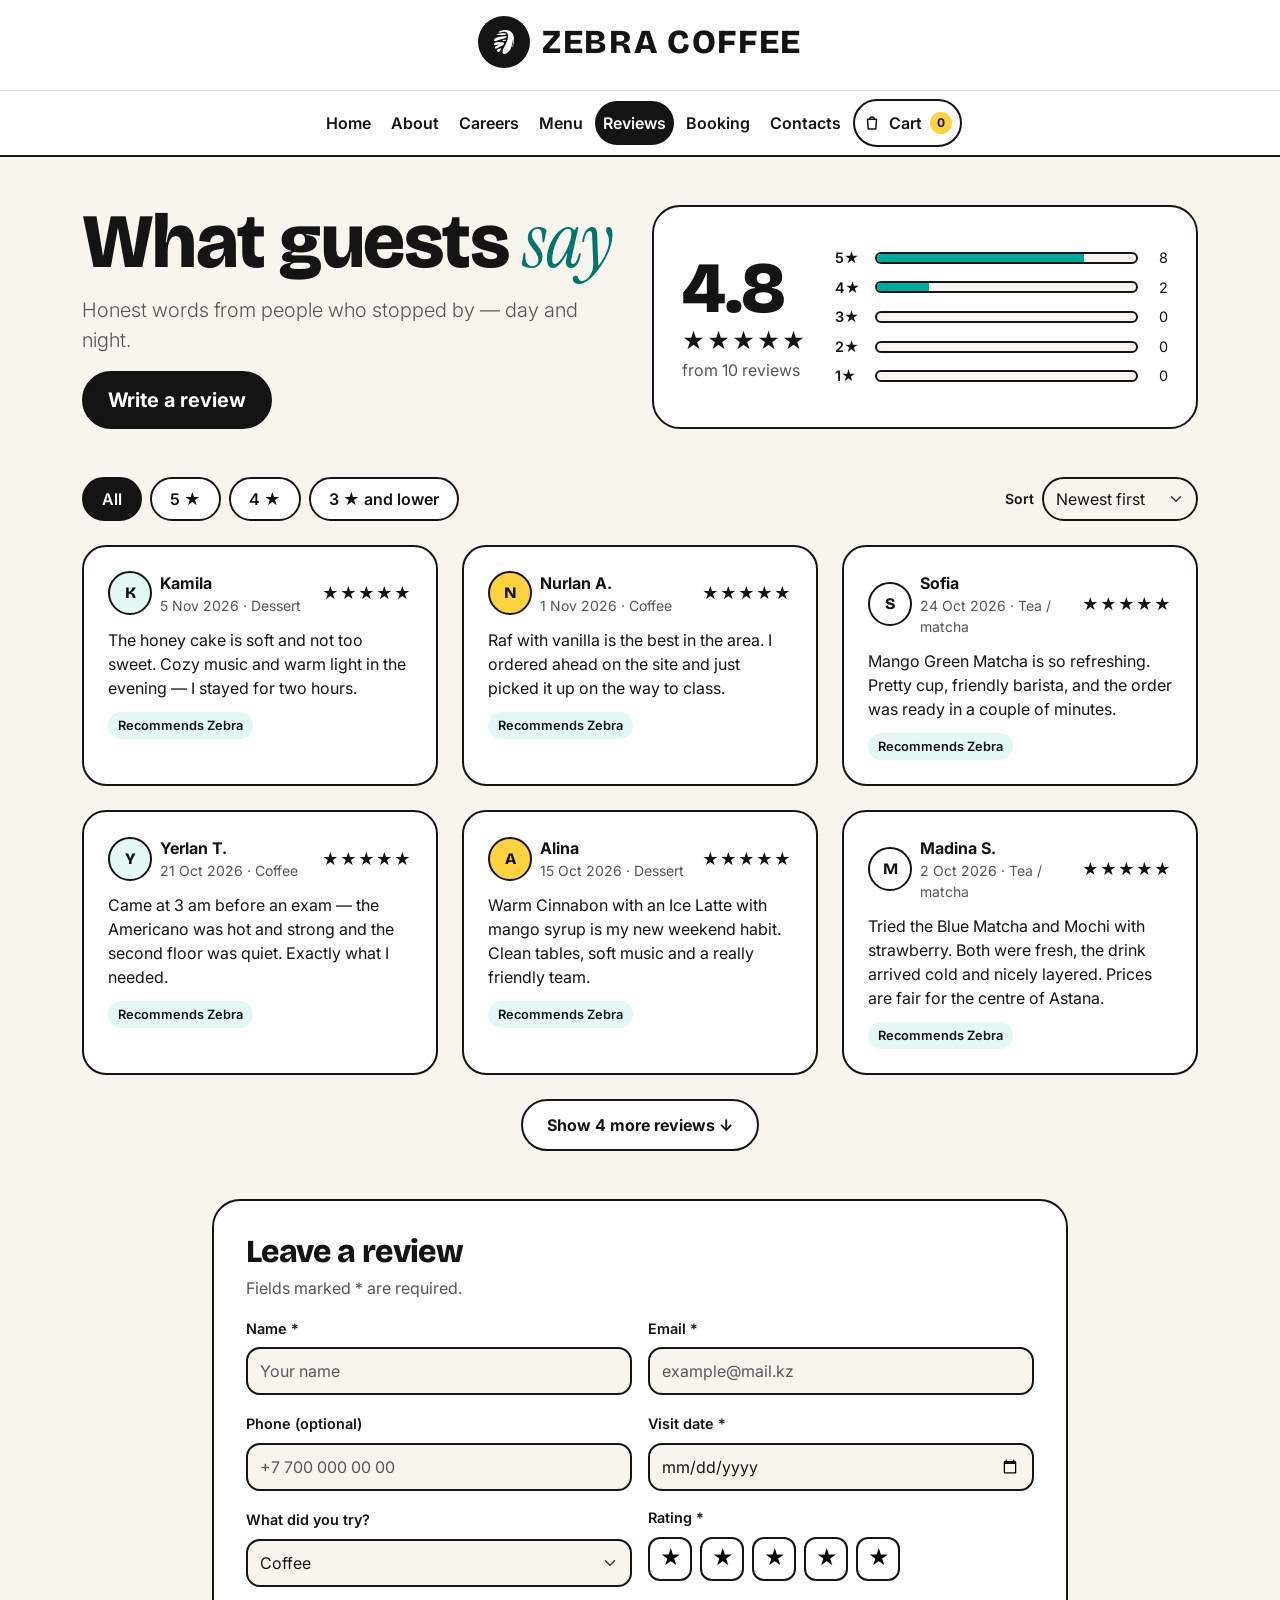
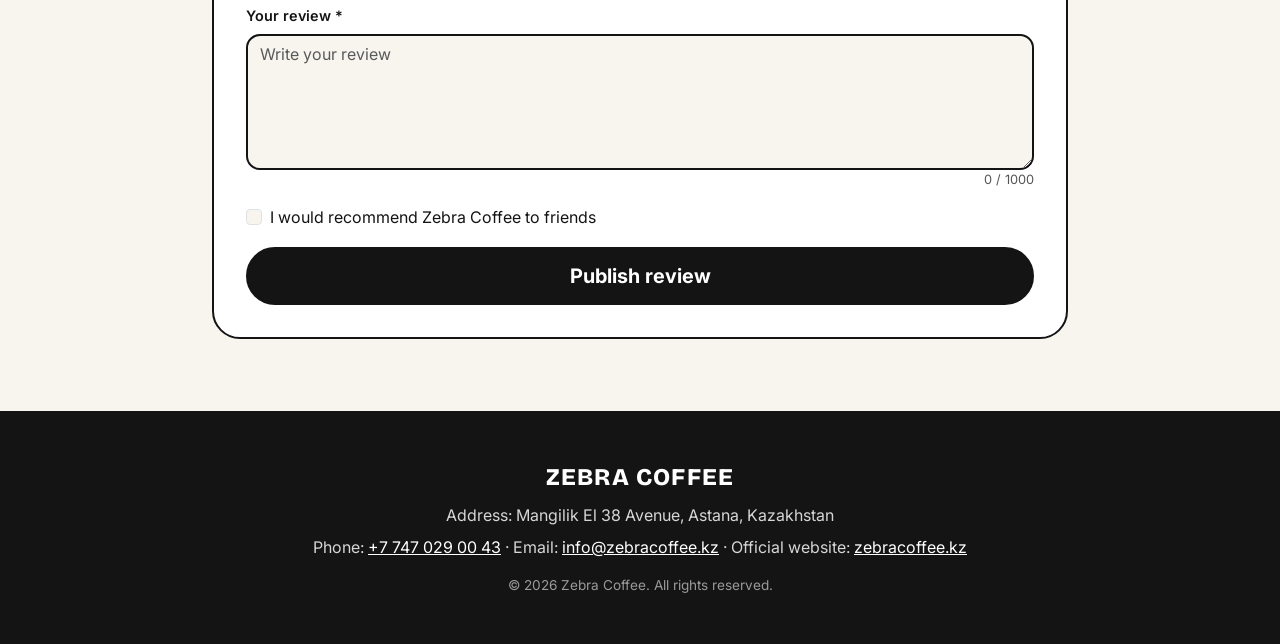
<file: zebra-coffee/reviews.html>
<!DOCTYPE html>
<html lang="en">
<head>
    <meta charset="UTF-8">
    <meta name="viewport" content="width=device-width, initial-scale=1">
    <title>Reviews | Zebra Coffee</title>
    <meta name="description" content="Zebra Coffee — specialty coffee shop on Mangilik El 38, Astana. Open 24/7.">
    <link rel="icon" href="images/logo.png">

    <!-- Bootstrap 5.3.3 -->
    <link href="https://cdn.jsdelivr.net/npm/bootstrap@5.3.3/dist/css/bootstrap.min.css" rel="stylesheet">
    <!-- Fonts -->
    <link rel="preconnect" href="https://fonts.googleapis.com">
    <link rel="preconnect" href="https://fonts.gstatic.com" crossorigin>
    <link href="https://fonts.googleapis.com/css2?family=Bricolage+Grotesque:wght@400;600;800&family=Inter:wght@400;500;600;700&family=Instrument+Serif:ital@1&family=JetBrains+Mono:wght@400;700&display=swap" rel="stylesheet">
    <!-- Our styles: shared + this page -->
    <link href="css/style.css" rel="stylesheet">
    <link href="css/menu.css" rel="stylesheet">
</head>
<body>
    <a class="visually-hidden-focusable" href="#main">Skip to content</a>

    <!-- ===== HEADER: logo + name ===== -->
    <header class="site-header" id="top">
        <div class="container py-3 text-center">
            <a href="index.html" class="brand-link">
                <img src="images/logo.png" alt="Zebra Coffee logo" class="brand-logo">
                <span class="brand-name">ZEBRA COFFEE</span>
            </a>
        </div>
    </header>

    <!-- ===== MENU: all pages (sticks to the top while scrolling) ===== -->
    <nav class="site-nav navbar navbar-expand-lg py-1" aria-label="Main">
        <div class="container">
            <button class="navbar-toggler mx-auto" type="button" data-bs-toggle="collapse" data-bs-target="#mainNav"
                    aria-controls="mainNav" aria-expanded="false" aria-label="Toggle navigation">
                <span class="navbar-toggler-icon"></span>
            </button>
            <div class="collapse navbar-collapse justify-content-center" id="mainNav">
                <ul class="navbar-nav align-items-center gap-1 py-2 py-lg-1">
                <li class="nav-item"><a class="nav-link" href="index.html">Home</a></li>
                <li class="nav-item"><a class="nav-link" href="about.html">About</a></li>
                <li class="nav-item"><a class="nav-link" href="career.html">Careers</a></li>
                <li class="nav-item"><a class="nav-link" href="menu.html">Menu</a></li>
                <li class="nav-item"><a class="nav-link active" aria-current="page" href="reviews.html">Reviews</a></li>
                <li class="nav-item"><a class="nav-link" href="booking.html">Booking</a></li>
                <li class="nav-item"><a class="nav-link" href="contacts.html">Contacts</a></li>
                <li class="nav-item">
                    <a class="nav-link cart-link" href="cart.html" aria-label="Cart">
                        <svg width="18" height="18" viewBox="0 0 24 24" fill="none" stroke="currentColor" stroke-width="2" stroke-linecap="round" stroke-linejoin="round" aria-hidden="true"><path d="M6 7h12l-1 13H7L6 7z"/><path d="M9 7a3 3 0 0 1 6 0"/></svg>
                        Cart <span class="cart-badge">0</span>
                    </a>
                </li>
                </ul>
            </div>
        </div>
    </nav>

    <main id="main">

        <!-- ===== Title + summary ===== -->
        <section class="container py-5">
            <div class="row g-4 align-items-stretch">
                <div class="col-lg-6 d-flex flex-column justify-content-center gap-3">
                    <h1 class="page-title mb-0">What guests <span class="font-serif-italic text-teal">say</span></h1>
                    <p class="lead text-muted-zebra mb-0">Honest words from people who stopped by — day and night.</p>
                    <a href="#write" class="btn btn-zebra btn-lg align-self-start">Write a review</a>
                </div>
                <div class="col-lg-6">
                    <div class="summary-box">
                        <div class="d-flex flex-column">
                            <span class="font-display summary-avg" id="avg-rating">0.0</span>
                            <span class="summary-stars" id="avg-stars" aria-hidden="true"></span>
                            <span class="text-muted-zebra" id="review-count"></span>
                        </div>
                        <div class="flex-grow-1 d-flex flex-column gap-2" id="rating-bars"></div>
                    </div>
                </div>
            </div>
        </section>

        <!-- ===== Filters + list ===== -->
        <section class="container pb-5">
            <div class="d-flex flex-wrap justify-content-between align-items-end gap-3 mb-4">
                <div class="d-flex flex-wrap gap-2" id="rating-filter" role="group" aria-label="Filter by rating">
                    <button type="button" class="pill-btn active" data-filter="all" aria-pressed="true">All</button>
                    <button type="button" class="pill-btn" data-filter="5" aria-pressed="false">5 ★</button>
                    <button type="button" class="pill-btn" data-filter="4" aria-pressed="false">4 ★</button>
                    <button type="button" class="pill-btn" data-filter="3" aria-pressed="false">3 ★ and lower</button>
                </div>
                <div class="d-flex align-items-center gap-2">
                    <label for="review-sort" class="fw-semibold small">Sort</label>
                    <select id="review-sort" class="form-select sort-select">
                        <option value="newest">Newest first</option>
                        <option value="highest">Highest rating</option>
                        <option value="lowest">Lowest rating</option>
                    </select>
                </div>
            </div>

            <p class="visually-hidden" aria-live="polite" id="review-result-text"></p>
            <div class="row g-4" id="review-list"></div>
            <p class="text-center text-muted-zebra d-none mt-4" id="review-empty">No reviews with this rating yet.</p>

            <div class="text-center mt-4">
                <button type="button" class="btn btn-zebra-outline d-none" id="show-more" aria-expanded="false">Show more</button>
            </div>
        </section>

        <!-- ===== Form ===== -->
        <section class="container pb-5 mb-4" id="write" style="max-width: 880px">
            <form class="zebra-form d-flex flex-column gap-3" id="review-form" novalidate>
                <div>
                    <h2 class="font-display h2 mb-1">Leave a review</h2>
                    <p class="text-muted-zebra mb-0">Fields marked * are required.</p>
                </div>
                <div class="form-alert d-none" role="alert">Please correct the fields marked in red.</div>

                <div class="row g-3">
                    <div class="col-md-6">
                        <label for="review-name" class="form-label">Name *</label>
                        <input type="text" id="review-name" class="form-control" placeholder="Your name" autocomplete="given-name">
                        <div class="invalid-feedback" id="review-name-error"></div>
                    </div>
                    <div class="col-md-6">
                        <label for="review-email" class="form-label">Email *</label>
                        <input type="email" id="review-email" class="form-control" placeholder="example@mail.kz" autocomplete="email">
                        <div class="invalid-feedback" id="review-email-error"></div>
                    </div>
                    <div class="col-md-6">
                        <label for="review-phone" class="form-label">Phone (optional)</label>
                        <input type="tel" id="review-phone" class="form-control" placeholder="+7 700 000 00 00" autocomplete="tel">
                        <div class="invalid-feedback" id="review-phone-error"></div>
                    </div>
                    <div class="col-md-6">
                        <label for="review-date" class="form-label">Visit date *</label>
                        <input type="date" id="review-date" class="form-control">
                        <div class="invalid-feedback" id="review-date-error"></div>
                    </div>
                    <div class="col-md-6">
                        <label for="review-drink" class="form-label">What did you try?</label>
                        <select id="review-drink" class="form-select">
                            <option value="coffee">Coffee</option>
                            <option value="tea">Tea / matcha</option>
                            <option value="dessert">Dessert</option>
                        </select>
                    </div>
                    <div class="col-md-6">
                        <fieldset id="rating-group">
                            <legend class="form-label mb-2">Rating *</legend>
                            <div class="d-flex gap-2" id="star-buttons">
                                <button type="button" class="star-btn" data-value="1" aria-label="1 star">★</button>
                                <button type="button" class="star-btn" data-value="2" aria-label="2 stars">★</button>
                                <button type="button" class="star-btn" data-value="3" aria-label="3 stars">★</button>
                                <button type="button" class="star-btn" data-value="4" aria-label="4 stars">★</button>
                                <button type="button" class="star-btn" data-value="5" aria-label="5 stars">★</button>
                            </div>
                            <input type="hidden" id="review-rating" value="">
                            <div class="invalid-feedback" id="rating-group-error"></div>
                        </fieldset>
                    </div>
                </div>

                <div>
                    <label for="review-text" class="form-label">Your review *</label>
                    <textarea id="review-text" class="form-control" rows="5" placeholder="Write your review"></textarea>
                    <div class="d-flex justify-content-between gap-3">
                        <div class="invalid-feedback" id="review-text-error"></div>
                        <span class="char-count ms-auto"><span id="text-count">0</span> / 1000</span>
                    </div>
                </div>

                <div class="form-check">
                    <input class="form-check-input" type="checkbox" id="review-recommend">
                    <label class="form-check-label" for="review-recommend">I would recommend Zebra Coffee to friends</label>
                </div>

                <button type="submit" class="btn btn-zebra btn-lg">Publish review</button>
            </form>
        </section>
    </main>

    <!-- ===== Back to top (fixed, bottom right) ===== -->
    <a href="#top" class="back-to-top" id="back-to-top">Back to top <span aria-hidden="true">↑</span></a>

    <!-- ===== Success window (filled by showSuccessModal() in js/forms.js) ===== -->
    <div class="modal fade success-modal" id="successModal" tabindex="-1" aria-labelledby="successModalTitle" aria-hidden="true">
        <div class="modal-dialog modal-dialog-centered">
            <div class="modal-content">
                <div class="modal-body d-flex flex-column gap-3">
                    <div class="success-icon" aria-hidden="true">✓</div>
                    <h2 class="success-title font-display h3 mb-0" id="successModalTitle">Sent!</h2>
                    <div>
                        <div class="success-label eyebrow text-muted-zebra">Number</div>
                        <div class="success-number">—</div>
                    </div>
                    <p class="success-text mb-0"></p>
                    <div class="success-lines"></div>
                    <button type="button" class="btn btn-zebra" data-bs-dismiss="modal">Done</button>
                </div>
            </div>
        </div>
    </div>

    <!-- ===== FOOTER ===== -->
    <footer class="site-footer">
        <div class="container py-5 text-center d-flex flex-column gap-2">
            <span class="font-display fs-4 text-white" style="letter-spacing: 0.05em">ZEBRA COFFEE</span>
            <span>Address: Mangilik El 38 Avenue, Astana, Kazakhstan</span>
            <span>
                Phone: <a href="tel:+77470290043">+7 747 029 00 43</a> ·
                Email: <a href="mailto:info@zebracoffee.kz">info@zebracoffee.kz</a> ·
                Official website: <a href="https://zebracoffee.kz" target="_blank" rel="noopener noreferrer">zebracoffee.kz</a>
            </span>
            <span class="footer-copy mt-2">&copy; 2026 Zebra Coffee. All rights reserved.</span>
        </div>
    </footer>

    <!-- jQuery 3.7.1 and Bootstrap 5.3.3 (with Popper) -->
    <script src="https://code.jquery.com/jquery-3.7.1.min.js"></script>
    <script src="https://cdn.jsdelivr.net/npm/bootstrap@5.3.3/dist/js/bootstrap.bundle.min.js"></script>
    <!-- Our scripts: shared first, then this page -->
    <script src="js/data.js"></script>
    <script src="js/cart.js"></script>
    <script src="js/main.js"></script>
    <script src="js/forms.js"></script>
    <script src="js/reviews.js"></script>
</body>
</html>
</file>
<file: zebra-coffee/css/style.css>
/* =========================================================
   Zebra Coffee — shared styles (every page uses this file)
   Page-specific styles live in css/<page>.css
   ========================================================= */

/* ---------- 1. Colors and fonts in one place ---------- */
:root {
  --zebra-cream: #F8F5EE;      /* page background */
  --zebra-black: #141414;      /* text, borders, dark sections */
  --zebra-teal: #00A99D;       /* main accent (buttons, highlights) */
  --zebra-teal-dark: #00756C;  /* teal for text (better contrast) */
  --zebra-teal-light: #E3F7F5; /* soft teal backgrounds */
  --zebra-yellow: #FFD23F;     /* small accents: badges, stickers */
  --zebra-grey: #555555;       /* secondary text */
  --zebra-line: #E2DED5;       /* thin dividers */
  --zebra-error: #B42318;      /* form errors */
  --zebra-ok: #1F9D55;         /* valid fields, "open now" dot */

  --font-display: 'Bricolage Grotesque', system-ui, sans-serif;
  --font-body: 'Inter', system-ui, sans-serif;
  --font-serif: 'Instrument Serif', Georgia, serif;
  --font-mono: 'JetBrains Mono', ui-monospace, monospace;

  /* Make Bootstrap use our colors */
  --bs-body-bg: var(--zebra-cream);
  --bs-body-color: var(--zebra-black);
  --bs-body-font-family: var(--font-body);
  --bs-link-color: var(--zebra-black);
  --bs-link-hover-color: var(--zebra-teal-dark);
  --bs-form-invalid-color: var(--zebra-error);
  --bs-form-invalid-border-color: var(--zebra-error);
  --bs-form-valid-border-color: var(--zebra-ok);
}

html { scroll-behavior: smooth; }
body { background: var(--zebra-cream); color: var(--zebra-black); font-family: var(--font-body); }
main { overflow-x: clip; } /* decorations (stripes, stickers) never cause sideways scrolling */
a { color: var(--zebra-black); }
a:hover { color: var(--zebra-teal-dark); }

/* ---------- 2. Typography helpers ---------- */
.font-display { font-family: var(--font-display); font-weight: 800; letter-spacing: -0.02em; }
.font-serif-italic { font-family: var(--font-serif); font-style: italic; font-weight: 400; letter-spacing: 0; }
.font-mono { font-family: var(--font-mono); }
.text-teal { color: var(--zebra-teal-dark); }
.text-muted-zebra { color: var(--zebra-grey); }

.page-title { font-family: var(--font-display); font-weight: 800; letter-spacing: -0.02em; line-height: 0.95; font-size: clamp(2.8rem, 6vw, 5rem); }
.section-title { font-family: var(--font-display); font-weight: 800; letter-spacing: -0.02em; font-size: clamp(2rem, 4vw, 3rem); }
.eyebrow { font-size: 0.8rem; font-weight: 700; letter-spacing: 0.1em; text-transform: uppercase; }

/* ---------- 3. Header and navigation ---------- */
.site-header { background: #fff; }
.brand-link { display: inline-flex; align-items: center; gap: 12px; text-decoration: none; color: var(--zebra-black); }
.brand-link:hover { color: var(--zebra-black); }
.brand-logo { width: 52px; height: 52px; object-fit: contain; background: var(--zebra-black); border-radius: 50%; padding: 6px; } /* the logo is white, so it sits on a black circle */
.brand-name { font-family: var(--font-display); font-weight: 800; font-size: 2.1rem; letter-spacing: 0.05em; }

.site-nav {
  position: sticky; top: 0; z-index: 1030;
  background: #fff;
  border-top: 1px solid var(--zebra-line);
  border-bottom: 2px solid var(--zebra-black);
}
.site-nav .nav-link {
  color: var(--zebra-black);
  font-weight: 600;
  padding: 10px 16px;
  border-radius: 999px;
  transition: background 0.15s ease, color 0.15s ease;
}
.site-nav .nav-link:hover { background: var(--zebra-teal-light); color: var(--zebra-black); }
.site-nav .nav-link.active { background: var(--zebra-black); color: #fff; }

.cart-link { border: 2px solid var(--zebra-black); display: inline-flex; align-items: center; gap: 8px; }
.cart-badge {
  background: var(--zebra-yellow); color: var(--zebra-black);
  border-radius: 999px; min-width: 22px; height: 22px; padding: 0 6px;
  display: inline-flex; align-items: center; justify-content: center;
  font-size: 0.75rem; font-weight: 700;
}
.cart-badge.bump { animation: bump 0.4s ease; }
@keyframes bump { 50% { transform: scale(1.35); } }

/* ---------- 4. Buttons ---------- */
.btn-zebra, .btn-zebra-outline, .btn-zebra-teal {
  border-radius: 999px; font-weight: 700; padding: 12px 24px;
  border: 2px solid var(--zebra-black); min-height: 48px;
}
.btn-zebra { background: var(--zebra-black); color: #fff; }
.btn-zebra:hover, .btn-zebra:focus { background: #333; color: #fff; border-color: var(--zebra-black); }
.btn-zebra-outline { background: #fff; color: var(--zebra-black); }
.btn-zebra-outline:hover, .btn-zebra-outline:focus { background: var(--zebra-teal-light); color: var(--zebra-black); border-color: var(--zebra-black); }
.btn-zebra-teal { background: var(--zebra-teal); color: var(--zebra-black); }
.btn-zebra-teal:hover, .btn-zebra-teal:focus { background: #1BBFB3; color: var(--zebra-black); border-color: var(--zebra-black); }

/* round "+" button on product cards */
.btn-plus {
  width: 44px; height: 44px; border-radius: 50%;
  border: 2px solid var(--zebra-black); background: var(--zebra-teal); color: var(--zebra-black);
  font-size: 1.5rem; font-weight: 700; line-height: 1;
  display: inline-flex; align-items: center; justify-content: center;
}
.btn-plus:hover { background: #1BBFB3; }

/* pill buttons used as filters / choices */
.pill-btn {
  min-height: 44px; padding: 8px 18px; border-radius: 999px;
  border: 2px solid var(--zebra-black); background: #fff; color: var(--zebra-black);
  font-weight: 600;
}
.pill-btn.active { background: var(--zebra-black); color: #fff; }

/* ---------- 5. Cards ---------- */
.zebra-card {
  background: #fff; border: 2px solid var(--zebra-black); border-radius: 24px;
  overflow: hidden; height: 100%;
}
.hover-lift { transition: transform 0.2s ease, box-shadow 0.2s ease; }
.hover-lift:hover { transform: translateY(-4px); box-shadow: 6px 6px 0 var(--zebra-black); }
.card-photo { width: 100%; aspect-ratio: 1 / 1; object-fit: cover; border-bottom: 2px solid var(--zebra-black); }
.tag {
  display: inline-block; font-size: 0.75rem; font-weight: 700;
  padding: 4px 10px; border-radius: 999px; border: 2px solid var(--zebra-black); background: #fff;
}
.tag-yellow { background: var(--zebra-yellow); }
.tag-teal { background: #7FD6CF; }

.status-pill {
  display: inline-flex; align-items: center; gap: 8px;
  background: #fff; border: 2px solid var(--zebra-black); border-radius: 999px;
  padding: 6px 14px; font-weight: 600; font-size: 0.9rem;
}
.status-dot { width: 10px; height: 10px; border-radius: 50%; background: var(--zebra-ok); }

/* ---------- 6. Forms (errors are red, valid fields green) ---------- */
.zebra-form {
  background: #fff; border: 2px solid var(--zebra-black); border-radius: 28px; padding: 32px;
}
.zebra-form .form-label { font-weight: 600; font-size: 0.9rem; }
.zebra-form .form-control,
.zebra-form .form-select {
  border: 2px solid var(--zebra-black); border-radius: 14px; min-height: 48px;
}
.zebra-form .form-control:focus,
.zebra-form .form-select:focus { border-color: var(--zebra-teal); box-shadow: 0 0 0 0.2rem rgba(0, 169, 157, 0.25); }
.zebra-form .form-control.is-invalid,
.zebra-form .form-select.is-invalid { border-color: var(--zebra-error); }
.zebra-form .form-control.is-valid,
.zebra-form .form-select.is-valid { border-color: var(--zebra-ok); }
.zebra-form .invalid-feedback { color: var(--zebra-error); font-weight: 500; }
.form-check-input:checked { background-color: var(--zebra-teal); border-color: var(--zebra-teal); }
.form-check-input.is-invalid ~ .form-check-label { color: var(--zebra-error); }
.form-alert {
  background: #FDECEA; border: 2px solid var(--zebra-error); color: #7A1A12;
  border-radius: 14px; padding: 12px 16px; font-weight: 600;
}
.char-count { font-size: 0.8rem; color: var(--zebra-grey); }

/* ---------- 7. Success modal (shared for all forms) ---------- */
.success-modal .modal-content {
  border: 2px solid var(--zebra-black); border-radius: 28px;
  box-shadow: 8px 8px 0 var(--zebra-teal); text-align: center; padding: 12px;
}
.success-icon {
  width: 64px; height: 64px; border-radius: 50%; margin: 0 auto;
  background: var(--zebra-teal); border: 2px solid var(--zebra-black);
  display: flex; align-items: center; justify-content: center; font-size: 1.8rem; font-weight: 700;
}
.success-number { font-family: var(--font-mono); font-size: 1.8rem; font-weight: 700; }
.success-lines { background: var(--zebra-cream); border-radius: 16px; padding: 12px 16px; text-align: left; }
.success-lines div { display: flex; justify-content: space-between; gap: 12px; font-size: 0.9rem; padding: 3px 0; }

/* ---------- 8. Toast ("added to cart") ---------- */
.zebra-toast { background: var(--zebra-black); color: #fff; border-radius: 18px; box-shadow: 6px 6px 0 var(--zebra-teal); }
.zebra-toast a { color: var(--zebra-yellow); font-weight: 700; }

/* ---------- 9. Back to top button (fixed, bottom right) ---------- */
.back-to-top {
  position: fixed; right: 24px; bottom: 24px; z-index: 1040;
  background: var(--zebra-teal); color: var(--zebra-black);
  border: 2px solid var(--zebra-black); border-radius: 999px;
  padding: 12px 20px; font-weight: 700; text-decoration: none;
  box-shadow: 4px 4px 0 var(--zebra-black);
  opacity: 0; visibility: hidden; transform: translateY(10px);
  transition: opacity 0.25s ease, transform 0.25s ease, visibility 0.25s;
}
.back-to-top.show { opacity: 1; visibility: visible; transform: none; }
.back-to-top:hover { color: var(--zebra-black); background: #1BBFB3; }

/* ---------- 10. Footer ---------- */
.site-footer { background: var(--zebra-black); color: #D6D6D6; }
.site-footer a { color: #fff; }
.site-footer a:hover { color: var(--zebra-yellow); }
.footer-copy { color: #9A9A9A; font-size: 0.85rem; }

/* ---------- 11. Accessibility: less motion if the user asks ---------- */
@media (prefers-reduced-motion: reduce) {
  *, *::before, *::after { animation: none !important; transition: none !important; scroll-behavior: auto !important; }
}

/* ---------- 12. Small screens ---------- */
@media (max-width: 575px) {
  .brand-name { font-size: 1.5rem; }
  .brand-logo { width: 40px; height: 40px; }
  .zebra-form { padding: 20px; }
  .back-to-top { right: 12px; bottom: 12px; padding: 10px 14px; }
}
</file>
<file: zebra-coffee/css/homepage.css>
/* =========================================================
   yasmina.css — Yasmina's pages: Home, About, Careers
   (shared things — header, buttons, forms — are in style.css)
   ========================================================= */

/* #########################################################
   HOME PAGE (index.html)
   ######################################################### */

/* ---------- Hero ---------- */
.hero-title { font-size: clamp(3.2rem, 7vw, 5.8rem); line-height: 0.95; }

/* All words sit in the same grid cell; only .is-active is visible */
.rotating-words { display: inline-grid; vertical-align: top; }
.rotating-word {
  grid-area: 1 / 1;
  white-space: nowrap;
  opacity: 0;
  transform: translateY(18px);
  transition: opacity 0.45s ease, transform 0.45s ease;
}
.rotating-word.is-active { opacity: 1; transform: translateY(0); }

.hero-photo-wrap { position: relative; max-width: 460px; margin: 0 auto; }
.hero-stripes {
  position: absolute; inset: 24px -24px -24px 24px; border-radius: 32px;
  background: repeating-linear-gradient(-45deg, var(--zebra-black) 0 14px, var(--zebra-cream) 14px 28px);
}
.hero-photo {
  position: relative; width: 100%; aspect-ratio: 1 / 1; object-fit: cover;
  border-radius: 32px; border: 2px solid var(--zebra-black);
}
.hero-sticker {
  position: absolute; top: -14px; right: -6px;
  width: 116px; height: 116px; border-radius: 50%;
  background: var(--zebra-yellow); border: 2px solid var(--zebra-black);
  display: flex; flex-direction: column; align-items: center; justify-content: center;
  transform: rotate(12deg); line-height: 1;
}

/* ---------- Marquee (running line) ---------- */
.marquee { background: var(--zebra-black); color: var(--zebra-yellow); overflow: hidden; padding: 16px 0; }
.marquee-track {
  display: flex; gap: 56px; width: max-content; white-space: nowrap;
  font-size: 1.4rem; letter-spacing: 0.04em;
  animation: marquee 30s linear infinite;
}
/* the text is written twice, so moving by -50% loops without a jump */
@keyframes marquee { to { transform: translateX(-50%); } }

/* ---------- Mood picker ---------- */
.mood-box { background: #fff; border: 2px solid var(--zebra-black); border-radius: 32px; padding: 40px; }
.mood-pick { border: 2px solid var(--zebra-black); border-radius: 20px; overflow: hidden; background: var(--zebra-cream); height: 100%; }
.mood-pick img { width: 100%; aspect-ratio: 4 / 3; object-fit: cover; display: block; }
#mood-picks { transition: opacity 0.2s ease; }

/* ---------- Night Owls ---------- */
.night-section { background: var(--zebra-black); color: #fff; }
.night-title { font-size: clamp(2.4rem, 5vw, 3.6rem); line-height: 1; }
.night-timer { font-size: 2.8rem; color: var(--zebra-teal); }
.text-yellow { color: var(--zebra-yellow); }
.text-light-grey { color: #D6D6D6; }

.perk-card {
  background: var(--zebra-yellow); color: var(--zebra-black);
  border: 2px dashed var(--zebra-black); border-radius: 28px; padding: 32px;
  display: flex; flex-direction: column; gap: 8px;
}
.perk-code {
  background: #fff; border: 2px solid var(--zebra-black); border-radius: 12px;
  padding: 8px 16px; font-size: 1.3rem; letter-spacing: 0.06em;
}

/* ---------- Steps ---------- */
.step { border-top: 4px solid var(--zebra-black); padding-top: 20px; }
.step-number { font-size: 3.5rem; color: var(--zebra-teal); line-height: 1; display: block; margin-bottom: 8px; }

/* ---------- Explore cards ---------- */
.explore-card {
  display: flex; flex-direction: column; gap: 6px; height: 100%;
  background: #fff; border: 2px solid var(--zebra-black); border-radius: 24px; padding: 28px;
  text-decoration: none; color: var(--zebra-black);
}
.explore-card:hover { color: var(--zebra-black); }
.explore-card-teal { background: var(--zebra-teal); }

@media (max-width: 575px) {
  .mood-box { padding: 24px; }
  .hero-sticker { width: 92px; height: 92px; right: 0; }
}

/* #########################################################
   ABOUT PAGE (about.html)
   ######################################################### */

.bg-yellow { background: var(--zebra-yellow); }
.bg-teal { background: var(--zebra-teal); }

/* ---------- Story photo with zebra stripes behind ---------- */
.story-photo-wrap { position: relative; }
.story-stripes {
  position: absolute; inset: -20px 20px 20px -20px; border-radius: 32px;
  background: repeating-linear-gradient(-45deg, var(--zebra-black) 0 14px, var(--zebra-cream) 14px 28px);
}
.story-photo {
  position: relative; width: 100%; aspect-ratio: 4 / 3; object-fit: cover;
  border-radius: 32px; border: 2px solid var(--zebra-black);
}

/* ---------- Flip cards ---------- */
.numbers-section { background: var(--zebra-black); color: #fff; }

.flip-card {
  width: 100%; height: 220px; padding: 0; border: 0; background: transparent;
  perspective: 1000px; text-align: left; color: var(--zebra-black);
}
.flip-inner {
  position: relative; display: block; width: 100%; height: 100%;
  transition: transform 0.6s ease; transform-style: preserve-3d;
}
.flip-card.is-flipped .flip-inner { transform: rotateY(180deg); }

.flip-face {
  position: absolute; inset: 0; border-radius: 24px; padding: 22px;
  border: 2px solid #fff;
  backface-visibility: hidden; -webkit-backface-visibility: hidden;
  display: flex; flex-direction: column; justify-content: space-between;
}
.flip-back { background: #fff; transform: rotateY(180deg); justify-content: center; line-height: 1.5; }
.flip-value { font-size: 2.8rem; line-height: 1; }

/* ---------- How a cup is born ---------- */
.cup-step {
  background: #fff; border: 2px solid var(--zebra-black); border-radius: 24px;
  padding: 24px; height: 100%; display: flex; flex-direction: column; gap: 10px;
}
.cup-step-number {
  width: 48px; height: 48px; border-radius: 50%;
  background: var(--zebra-yellow); border: 2px solid var(--zebra-black);
  display: flex; align-items: center; justify-content: center; font-size: 1.2rem;
}
.cup-step-dark { background: var(--zebra-black); color: #fff; }
.cup-step-dark .cup-step-number { background: var(--zebra-teal); border-color: #fff; color: var(--zebra-black); }

/* ---------- Gallery ---------- */
.gallery-item {
  width: 100%; padding: 0; background: #fff; text-align: left;
  border: 2px solid var(--zebra-black); border-radius: 24px; overflow: hidden;
  cursor: zoom-in; transition: transform 0.2s ease;
}
.gallery-item:hover { transform: scale(1.02); }
.gallery-item img { width: 100%; aspect-ratio: 4 / 3; object-fit: cover; display: block; }
.gallery-item span { display: block; padding: 12px 16px; font-weight: 600; }
.photo-modal-content { border: 2px solid var(--zebra-black); border-radius: 24px; overflow: hidden; }
.photo-modal-content img { max-height: 75vh; object-fit: contain; background: var(--zebra-black); }

/* ---------- FAQ accordion (open item = teal) ---------- */
.faq-section { background: #fff; border-top: 2px solid var(--zebra-black); border-bottom: 2px solid var(--zebra-black); }
.zebra-accordion .accordion-item {
  border: 2px solid var(--zebra-black) !important; border-radius: 20px !important; overflow: hidden;
  transition: background 0.35s ease, border-color 0.35s ease;
}
.zebra-accordion .accordion-button {
  font-weight: 700; font-size: 1.1rem; padding: 18px 22px; background: #fff; color: var(--zebra-black);
  box-shadow: none;
}
.zebra-accordion .accordion-button:focus { box-shadow: 0 0 0 0.2rem rgba(0, 169, 157, 0.35); }

/* replace Bootstrap's arrow with a round "+" that turns into "×" */
.zebra-accordion .accordion-button::after {
  content: '+'; background-image: none;
  width: 34px; height: 34px; border-radius: 50%; border: 2px solid var(--zebra-black);
  display: flex; align-items: center; justify-content: center;
  font-size: 1.4rem; line-height: 1; font-weight: 400;
  transition: transform 0.35s ease, background 0.35s ease;
}
.zebra-accordion .accordion-button:not(.collapsed) { background: var(--zebra-teal-light); color: var(--zebra-black); }
.zebra-accordion .accordion-button:not(.collapsed)::after {
  background-image: none; background-color: var(--zebra-teal); transform: rotate(45deg);
}
.zebra-accordion .accordion-item:has(.accordion-button:not(.collapsed)) { border-color: var(--zebra-teal) !important; background: var(--zebra-teal-light); }
.zebra-accordion .accordion-body { background: var(--zebra-teal-light); font-size: 1rem; line-height: 1.6; padding: 0 22px 20px; }

/* ---------- Join the herd ---------- */
.join-box {
  background: var(--zebra-yellow); border: 2px solid var(--zebra-black); border-radius: 32px;
  padding: 48px; box-shadow: 8px 8px 0 var(--zebra-black);
  display: flex; flex-wrap: wrap; gap: 24px; align-items: center; justify-content: space-between;
}

@media (max-width: 575px) {
  .join-box { padding: 28px; }
  .flip-value { font-size: 2.2rem; }
}

/* #########################################################
   CAREERS PAGE (career.html)
   ######################################################### */

.vacancy-card {
  background: #fff; border: 2px solid var(--zebra-black); border-radius: 24px;
  padding: 24px; height: 100%; display: flex; flex-direction: column; gap: 12px;
}
.vacancy-card.is-closed { background: #EFEBE3; }
.vacancy-card.is-chosen { background: var(--zebra-teal-light); border-color: var(--zebra-teal); }
.vacancy-rate { font-family: var(--font-display); font-weight: 800; font-size: 2rem; }
.vacancy-rate small { font-size: 1rem; font-weight: 600; }
.vacancy-list { list-style: none; padding: 0; margin: 0; color: #3A3A3A; display: flex; flex-direction: column; gap: 6px; }
.vacancy-filled {
  margin-top: auto; text-align: center; font-weight: 700; padding: 12px;
  border: 2px dashed var(--zebra-black); border-radius: 999px; color: #3A3A3A;
}

/* message above the form: "Applying for: Shift Lead" */
.chosen-role {
  background: var(--zebra-teal-light); border: 2px solid var(--zebra-teal);
  border-radius: 14px; padding: 12px 16px; font-weight: 600;
}

fieldset { border: 0; margin: 0; padding: 0; }
</file>
<file: zebra-coffee/css/booking.css>
/* =========================================================
   korkem.css — Korkem's pages: Booking, Contacts
   (shared things — header, buttons, forms — are in style.css)
   ========================================================= */

/* #########################################################
   BOOKING PAGE (booking.html)
   ######################################################### */

.zone-card {
  width: 100%; height: 100%; padding: 0; text-align: left; color: var(--zebra-black);
  background: #fff; border: 2px solid var(--zebra-black); border-radius: 24px; overflow: hidden;
  display: flex; flex-direction: column;
  transition: transform 0.2s ease, box-shadow 0.2s ease, background 0.2s ease;
}
.zone-card:hover { transform: translateY(-4px); box-shadow: 6px 6px 0 var(--zebra-black); }
.zone-card img { width: 100%; aspect-ratio: 16 / 10; object-fit: cover; border-bottom: 2px solid var(--zebra-black); }
.zone-text { padding: 16px 18px; display: flex; flex-direction: column; gap: 4px; }
.zone-mark { font-size: 0.85rem; font-weight: 700; margin-top: 4px; }

/* chosen zone */
.zone-card.is-selected {
  background: var(--zebra-teal-light); border: 4px solid var(--zebra-teal);
  box-shadow: 6px 6px 0 var(--zebra-black);
}
/* no zone chosen after "Book" click */
#zone-group.is-invalid .zone-card { border-color: var(--zebra-error); }

.good-to-know { background: var(--zebra-black); color: #D6D6D6; border-radius: 24px; padding: 24px; line-height: 1.6; }
.good-to-know h2 { color: #fff; }
.good-to-know a { color: #fff; }

fieldset { border: 0; margin: 0; padding: 0; }

/* #########################################################
   CONTACTS PAGE (contacts.html)
   ######################################################### */

.text-light-grey { color: #D6D6D6; }

.contact-card {
  background: #fff; border: 2px solid var(--zebra-black); border-radius: 24px; padding: 24px;
  height: 100%; display: flex; flex-direction: column; gap: 10px;
}
.contact-card a.font-display { color: var(--zebra-black); }

.hours-box {
  background: var(--zebra-black); color: #fff; border-radius: 28px; padding: 36px; height: 100%;
  display: flex; flex-wrap: wrap; gap: 24px; align-items: center; justify-content: space-between;
}
.hours-big { font-size: 4rem; line-height: 1; }
.clock-box {
  background: #262626; border: 2px solid var(--zebra-teal); border-radius: 20px;
  padding: 18px 22px; display: flex; flex-direction: column; gap: 4px; min-width: 210px;
}
.clock { font-size: 2.1rem; font-weight: 700; }

.note-box {
  background: var(--zebra-yellow); border: 2px solid var(--zebra-black); border-radius: 28px;
  padding: 28px; height: 100%; display: flex; flex-direction: column; gap: 10px; line-height: 1.5;
}
</file>
<file: zebra-coffee/css/menu.css>
/* =========================================================
   dana.css — Dana's pages: Menu, Reviews, Cart
   (shared things — header, buttons, forms — are in style.css)
   ========================================================= */

/* #########################################################
   MENU PAGE (menu.html)
   ######################################################### */

.menu-search { flex: 0 1 340px; }
.menu-search .form-control { border: 2px solid var(--zebra-black); border-radius: 999px; min-height: 48px; padding: 10px 18px; }
.menu-search .form-control:focus { border-color: var(--zebra-teal); box-shadow: 0 0 0 0.2rem rgba(0, 169, 157, 0.25); }
.pill-count { opacity: 0.7; }

/* product card */
.menu-card { display: flex; flex-direction: column; }
.menu-card .photo-btn { padding: 0; border: 0; background: none; position: relative; display: block; width: 100%; }
.menu-card .temp-tag { position: absolute; top: 12px; right: 12px; }
.menu-card .badge-tag { position: absolute; top: 12px; left: 12px; }

/* empty search result */
.empty-state {
  background: #fff; border: 2px solid var(--zebra-black); border-radius: 28px; overflow: hidden;
  display: flex; flex-wrap: wrap;
}
.empty-state.d-none { display: none !important; }
.empty-stripes {
  flex: 0 0 160px; min-height: 160px;
  background: repeating-linear-gradient(-45deg, var(--zebra-black) 0 14px, var(--zebra-cream) 14px 28px);
}

/* drink window */
.drink-modal { border: 2px solid var(--zebra-black); border-radius: 28px; overflow: hidden; box-shadow: 10px 10px 0 var(--zebra-black); }
.drink-image { width: 100%; height: 100%; min-height: 280px; max-height: 520px; object-fit: cover; display: block; }

.option-btn {
  min-height: 44px; min-width: 88px; padding: 8px 14px;
  border: 2px solid var(--zebra-black); border-radius: 14px; background: #fff; color: var(--zebra-black);
  text-align: center; line-height: 1.2;
}
.option-btn small { display: block; font-size: 0.8rem; }
.option-btn.active { background: var(--zebra-teal); }
.option-select { border: 2px solid var(--zebra-black); border-radius: 14px; min-height: 48px; }

/* − 1 + buttons: used in the drink window AND in the cart */
.qty-box { display: inline-flex; align-items: center; border: 2px solid var(--zebra-black); border-radius: 999px; }
.qty-box button { width: 44px; height: 44px; border: 0; background: transparent; font-size: 1.4rem; font-weight: 700; }
.qty-box span { min-width: 28px; text-align: center; font-weight: 700; font-size: 1.1rem; }

/* #########################################################
   REVIEWS PAGE (reviews.html)
   ######################################################### */

.summary-box {
  background: #fff; border: 2px solid var(--zebra-black); border-radius: 28px; padding: 28px;
  display: flex; flex-wrap: wrap; gap: 28px; align-items: center; height: 100%;
}
.summary-avg { font-size: 4.5rem; line-height: 1; }
.summary-stars { font-size: 1.4rem; letter-spacing: 2px; }

.rating-bar-row { display: flex; align-items: center; gap: 10px; font-size: 0.9rem; }
.rating-bar-row .label { width: 30px; font-weight: 600; }
.rating-bar-row .count { width: 20px; text-align: right; }
.rating-bar {
  flex: 1; height: 12px; border: 2px solid var(--zebra-black); border-radius: 999px;
  overflow: hidden; background: var(--zebra-cream);
}
.rating-bar-fill { height: 100%; background: var(--zebra-teal); transition: width 0.4s ease; }

.sort-select { border: 2px solid var(--zebra-black); border-radius: 999px; min-height: 44px; width: auto; }

.review-card {
  background: #fff; border: 2px solid var(--zebra-black); border-radius: 24px; padding: 24px;
  height: 100%; display: flex; flex-direction: column; gap: 12px;
}
.review-card.is-new { border-color: var(--zebra-teal); box-shadow: 6px 6px 0 var(--zebra-teal); }
.avatar {
  width: 44px; height: 44px; border-radius: 50%; border: 2px solid var(--zebra-black);
  display: flex; align-items: center; justify-content: center;
  font-family: var(--font-display); font-weight: 800; flex: 0 0 44px;
}
.avatar-0 { background: var(--zebra-teal-light); }
.avatar-1 { background: var(--zebra-yellow); }
.avatar-2 { background: #fff; }
.review-stars { white-space: nowrap; letter-spacing: 1px; }
.recommend-tag { align-self: flex-start; font-size: 0.8rem; font-weight: 600; background: var(--zebra-teal-light); border-radius: 999px; padding: 4px 10px; }

/* star rating in the form */
.star-btn {
  width: 44px; height: 44px; border-radius: 12px; border: 2px solid var(--zebra-black);
  background: #fff; font-size: 1.3rem; line-height: 1;
}
.star-btn.on { background: var(--zebra-yellow); }
#rating-group.is-invalid .star-btn { border-color: var(--zebra-error); }
fieldset { border: 0; margin: 0; padding: 0; }

/* #########################################################
   CART PAGE (cart.html)
   ######################################################### */

.cart-empty {
  background: #fff; border: 2px solid var(--zebra-black); border-radius: 28px; padding: 48px;
  display: flex; flex-direction: column; align-items: center; gap: 12px; text-align: center;
}
.cart-empty.d-none { display: none !important; }

.cart-lines, .cart-box { background: #fff; border: 2px solid var(--zebra-black); border-radius: 24px; padding: 8px 24px; }
.cart-box { padding: 24px; }

.cart-line { display: flex; flex-wrap: wrap; align-items: center; gap: 16px; padding: 18px 0; border-bottom: 1px solid var(--zebra-line); }
.cart-line:last-child { border-bottom: 0; }
.cart-line img { width: 84px; height: 84px; object-fit: cover; border-radius: 16px; border: 2px solid var(--zebra-black); }
.cart-line .line-info { flex: 1 1 180px; min-width: 0; }
.cart-line .line-sum { min-width: 90px; text-align: right; font-weight: 700; }

/* .qty-box (− 1 +) is described in the MENU part above */
.btn-remove {
  width: 44px; height: 44px; border-radius: 50%; border: 2px solid var(--zebra-black); background: #fff;
  display: inline-flex; align-items: center; justify-content: center;
}
.btn-remove:hover { background: #FDECEA; }

.zebra-progress { height: 18px; border: 2px solid var(--zebra-black); border-radius: 999px; background: var(--zebra-cream); }
.zebra-progress .progress-bar { background: var(--zebra-teal); transition: width 0.4s ease; }

/* dark summary on the right */
.summary-card {
  position: sticky; top: 90px;
  background: var(--zebra-black); color: #fff; border-radius: 24px; padding: 28px;
  display: flex; flex-direction: column; gap: 12px;
}
.discount-row { color: #9A9A9A; }
.discount-row.is-on { color: #7FE3DA; }
.summary-total { border-top: 1px dashed #777; padding-top: 14px; display: flex; justify-content: space-between; align-items: baseline; }
#sum-total { font-size: 2rem; color: var(--zebra-yellow); }
.promo-input { background: #262626; color: #fff; border: 2px solid #fff; border-radius: 14px; text-transform: uppercase; min-height: 44px; }
.promo-input:focus { background: #262626; color: #fff; border-color: var(--zebra-teal); box-shadow: none; }
.promo-input::placeholder { color: #9A9A9A; }
.promo-input.is-invalid { border-color: #FF9C8F; }
.btn-promo { background: var(--zebra-yellow); color: var(--zebra-black); border: 2px solid var(--zebra-yellow); border-radius: 14px; font-weight: 700; }
.btn-promo:hover { background: #FFE07A; }
.promo-message.ok { color: #7FE3DA; }
.promo-message.error { color: #FF9C8F; }
.promo-note { color: #BDBDBD; }

/* receipt */
.receipt { background: #fff; padding: 32px 30px 24px; max-width: 420px; margin: 0 auto; box-shadow: 8px 8px 0 var(--zebra-black); }
.receipt-row { display: flex; justify-content: space-between; gap: 12px; font-size: 0.9rem; padding: 3px 0; }
.receipt-line { border-top: 2px dashed var(--zebra-black); opacity: 1; margin: 12px 0; }
.receipt-edge {
  max-width: 420px; height: 14px; margin: 0 auto;
  background: radial-gradient(circle at 10px 0, var(--zebra-cream) 9px, #fff 10px) 0 0 / 20px 14px repeat-x;
}

@media (max-width: 991px) {
  .summary-card { position: static; }
}
</file>
